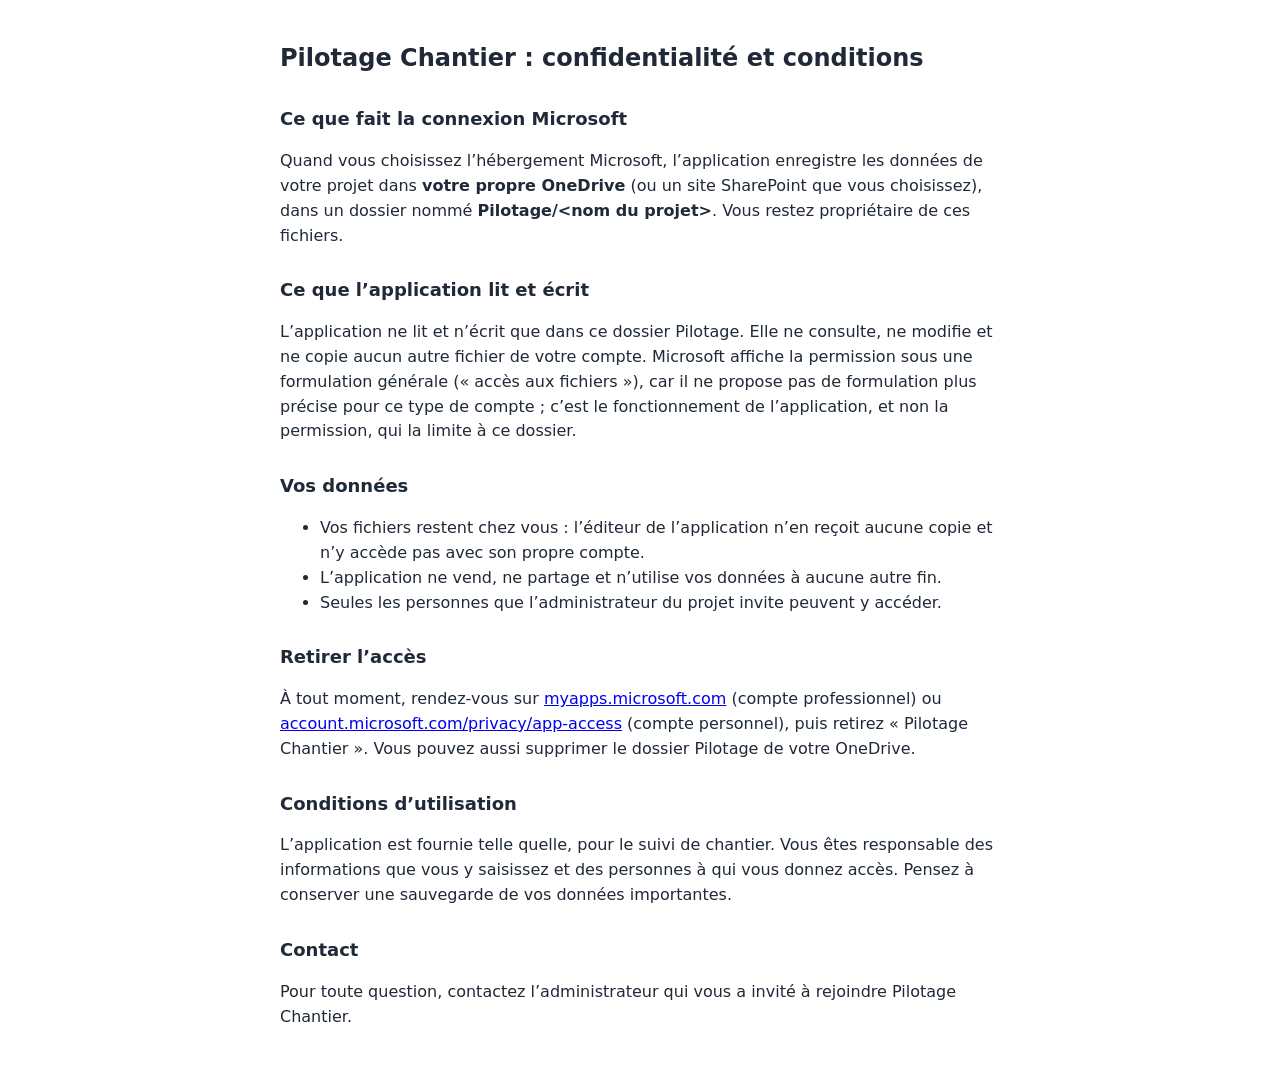
<file: confidentialite.html>
<!doctype html><html lang="fr"><head><meta charset="utf-8"><meta name="viewport" content="width=device-width,initial-scale=1"><title>Pilotage Chantier – Confidentialité et conditions</title>
<style>body{font:16px/1.55 system-ui,Arial,sans-serif;max-width:720px;margin:0 auto;padding:24px 16px;color:#1f2937}h1{font-size:24px}h2{font-size:18px;margin-top:28px}</style></head><body>
<h1>Pilotage Chantier : confidentialité et conditions</h1>
<h2>Ce que fait la connexion Microsoft</h2>
<p>Quand vous choisissez l’hébergement Microsoft, l’application enregistre les données de votre projet dans <b>votre propre OneDrive</b> (ou un site SharePoint que vous choisissez), dans un dossier nommé <b>Pilotage/&lt;nom du projet&gt;</b>. Vous restez propriétaire de ces fichiers.</p>
<h2>Ce que l’application lit et écrit</h2>
<p>L’application ne lit et n’écrit que dans ce dossier Pilotage. Elle ne consulte, ne modifie et ne copie aucun autre fichier de votre compte. Microsoft affiche la permission sous une formulation générale (« accès aux fichiers »), car il ne propose pas de formulation plus précise pour ce type de compte ; c’est le fonctionnement de l’application, et non la permission, qui la limite à ce dossier.</p>
<h2>Vos données</h2>
<ul><li>Vos fichiers restent chez vous : l’éditeur de l’application n’en reçoit aucune copie et n’y accède pas avec son propre compte.</li>
<li>L’application ne vend, ne partage et n’utilise vos données à aucune autre fin.</li>
<li>Seules les personnes que l’administrateur du projet invite peuvent y accéder.</li></ul>
<h2>Retirer l’accès</h2>
<p>À tout moment, rendez-vous sur <a href="https://myapps.microsoft.com">myapps.microsoft.com</a> (compte professionnel) ou <a href="https://account.microsoft.com/privacy/app-access">account.microsoft.com/privacy/app-access</a> (compte personnel), puis retirez « Pilotage Chantier ». Vous pouvez aussi supprimer le dossier Pilotage de votre OneDrive.</p>
<h2>Conditions d’utilisation</h2>
<p>L’application est fournie telle quelle, pour le suivi de chantier. Vous êtes responsable des informations que vous y saisissez et des personnes à qui vous donnez accès. Pensez à conserver une sauvegarde de vos données importantes.</p>
<h2>Contact</h2>
<p>Pour toute question, contactez l’administrateur qui vous a invité à rejoindre Pilotage Chantier.</p>
</body></html>
</file>
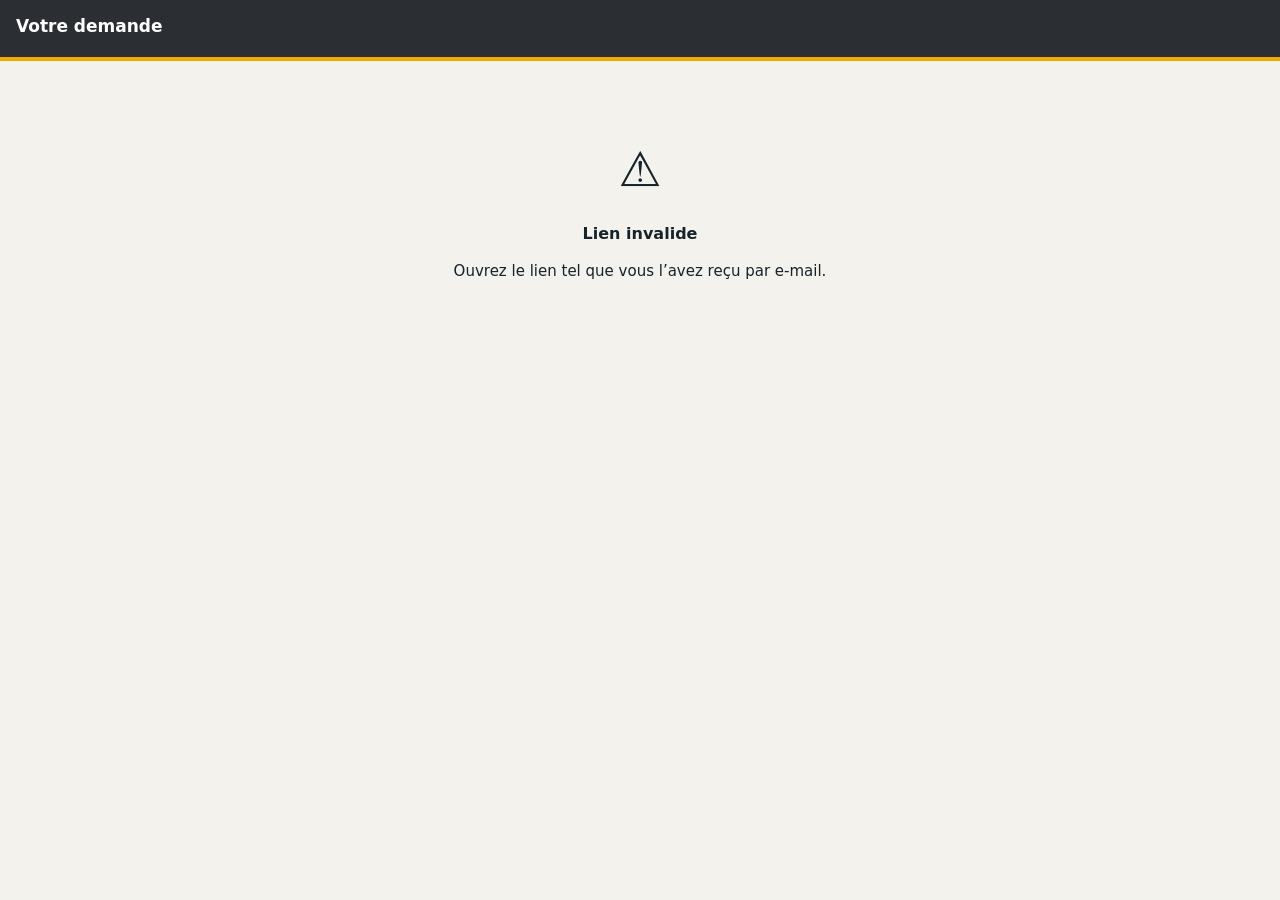
<file: demande.html>
<!doctype html><html lang="fr"><head><meta charset="utf-8"><meta name="viewport" content="width=device-width,initial-scale=1,viewport-fit=cover"><meta name="robots" content="noindex"><title>Votre demande</title>
<style>
:root{--ink:#16232B;--amb:#F2A900;--bg:#f4f2ec;--line:#d8d3c8}
*{box-sizing:border-box} body{margin:0;background:var(--bg);color:var(--ink);font:15px/1.45 'Space Grotesk',system-ui,-apple-system,sans-serif;padding-bottom:110px}
.top{background:#2B2F33;color:#fff;padding:14px 16px;border-bottom:4px solid var(--amb)} .top b{font-size:17px} .top p{margin:4px 0 0;color:#d5d9dc;font-size:14px}
main{max-width:860px;margin:0 auto;padding:14px 14px 0} h2{font-size:16px;margin:18px 0 8px}
.card{background:#fff;border:1px solid var(--line);border-radius:12px;padding:12px 14px;margin:10px 0}
label{display:flex;flex-direction:column;gap:3px;font-weight:600;font-size:13px;margin:8px 0} input,select,textarea{font:inherit;padding:9px 10px;border:1px solid #bbb;border-radius:8px;background:#fff;width:100%}
.r{display:grid;grid-template-columns:repeat(auto-fit,minmax(140px,1fr));gap:8px}
.chips{display:flex;gap:6px;flex-wrap:wrap;margin:6px 0} .chips button{padding:7px 14px;border-radius:999px;border:1px solid var(--ink);background:#fff;font:600 14px inherit;cursor:pointer} .chips button.on{background:var(--ink);color:#fff}
.hint{font-size:13px;color:#5b6770;margin:6px 0}
.pl{position:relative;line-height:0;border:1px solid var(--line);border-radius:10px;overflow:hidden;background:#fff;cursor:crosshair;user-select:none;-webkit-user-select:none;touch-action:manipulation} .pl img{width:100%;display:block;pointer-events:none} .pl svg{position:absolute;inset:0;width:100%;height:100%;pointer-events:none} .pl polygon{fill:rgba(242,169,0,.14);stroke:var(--amb);stroke-width:1.5;vector-effect:non-scaling-stroke}
.dot{position:absolute;transform:translate(-50%,-50%);min-width:32px;height:32px;padding:0 8px;border-radius:16px;background:var(--ink);color:#fff;border:2px solid var(--amb);font:700 15px/28px inherit;text-align:center;cursor:pointer;box-shadow:0 2px 6px rgba(0,0,0,.35);-webkit-touch-callout:none}
.mode{display:flex;gap:6px;margin:8px 0} .mode button{flex:1;padding:10px;border-radius:10px;border:1px solid var(--ink);background:#fff;font:700 15px inherit;cursor:pointer} .mode button.on{background:var(--ink);color:#fff}
.sum{font-size:14px} .sum b{font-size:16px}
.bar{position:fixed;left:0;right:0;bottom:0;background:#fff;border-top:1px solid var(--line);padding:10px 14px calc(10px + env(safe-area-inset-bottom,0px));display:flex;gap:10px;align-items:center;justify-content:space-between;z-index:5}
.bar .t{font-size:14px} .go{padding:13px 20px;border-radius:12px;border:0;background:var(--amb);color:var(--ink);font:700 16px inherit;cursor:pointer} .go[disabled]{opacity:.45;cursor:default}
.ov{position:fixed;inset:0;background:rgba(0,0,0,.5);display:flex;align-items:center;justify-content:center;padding:18px;z-index:20} .ov .bx{background:#fff;border-radius:14px;padding:18px;max-width:420px;width:100%} .ov .bx h3{margin:0 0 8px} .ov .row{display:flex;gap:8px;justify-content:flex-end;margin-top:14px} .ov button{padding:11px 16px;border-radius:10px;border:1px solid var(--ink);background:#fff;font:600 15px inherit;cursor:pointer} .ov button.p{background:var(--amb);border-color:var(--amb)}
.pj{display:flex;flex-direction:column;gap:6px;margin:8px 0} .pj .it{display:flex;align-items:center;gap:8px;padding:8px 10px;border:1px solid var(--line);border-radius:10px;font-size:14px} .pj .it span{flex:1;min-width:0;overflow:hidden;text-overflow:ellipsis;white-space:nowrap} .pj .it button{border:0;background:none;font-size:18px;cursor:pointer;padding:0 6px}
.msb{display:flex;align-items:center;justify-content:center;gap:8px;width:100%;padding:12px;border-radius:12px;border:1.5px solid var(--ink);background:#fff;font:700 15px inherit;cursor:pointer}
.fb{max-width:560px!important;max-height:86vh;display:flex;flex-direction:column} .fb .ls{overflow:auto;border:1px solid var(--line);border-radius:10px;margin:8px 0;min-height:160px} .fb .ls button{display:flex;gap:8px;align-items:center;width:100%;text-align:left;padding:11px 12px;border:0;border-bottom:1px solid #eee;background:#fff;font:inherit;cursor:pointer} .fb .tabs{display:flex;gap:6px} .fb .tabs button{flex:1;padding:9px;border-radius:10px;border:1px solid var(--ink);background:#fff;font:600 14px inherit;cursor:pointer} .fb .tabs button.on{background:var(--ink);color:#fff} .fb .cr{font-size:13px;color:#5b6770;margin-top:6px;word-break:break-word}
.msg{max-width:520px;margin:60px auto;text-align:center;padding:0 18px} .msg .big{font-size:48px}
.dot.sel{background:#2D7CD6;border-color:#fff}
.mk{fill:rgba(45,124,214,.28);stroke:#2D7CD6;stroke-width:1.5;vector-effect:non-scaling-stroke} circle.mk{stroke-width:2}
.mkd{fill:none;stroke:#2D7CD6;stroke-width:1.5;stroke-dasharray:6 4;vector-effect:non-scaling-stroke} circle.mkd{fill:#2D7CD6;stroke:none}
.msnbox{margin:8px 0;padding:10px 12px;border:1px solid #cfe0f2;background:#eef5fc;border-radius:10px;font-size:13.5px}
.msnbox .row2{display:flex;flex-wrap:wrap;gap:6px;margin-top:8px}
.msnbox button{border:1px solid #2D7CD6;background:#fff;color:#1f5ea8;border-radius:16px;padding:7px 12px;font:600 13.5px inherit;cursor:pointer}
.msnbox button.on{background:#2D7CD6;color:#fff}
.msnbox button[data-mdone]{border-color:#2e9e4f;color:#1f7a3a} .msnbox button[data-mcancel]{border-color:#B4432D;color:#B4432D}
.malist{display:flex;flex-wrap:wrap;gap:6px;margin-top:8px}
.maopt{border:1px solid #bbb;background:#fff;border-radius:16px;padding:9px 14px;font:inherit;cursor:pointer}
</style></head><body>
<div class="top"><b id="ttl">Votre demande</b><p id="sub"></p></div>
<main id="app"><p class="hint">Chargement…</p></main>
<script src="config.js"></script>
<script src="vendor/msal-browser.min.js"></script>
<script>
(function(){
  const cfg=window.PILOTAGE_CONFIG||{}, T=new URLSearchParams(location.search).get('t')||'', API=(cfg.url||'')+'/functions/v1/demande-client';
  const $=id=>document.getElementById(id), app=$('app');
  const esc=t=>String(t==null?'':t).replace(/[&<>"]/g,c=>({'&':'&amp;','<':'&lt;','>':'&gt;','"':'&quot;'}[c]));
  const uid=()=>'p'+Date.now().toString(36)+Math.random().toString(36).slice(2,6);
  const today=()=>{ const d=new Date(); return d.getFullYear()+'-'+String(d.getMonth()+1).padStart(2,'0')+'-'+String(d.getDate()).padStart(2,'0'); };
  const TYPES=['Nettoyage','Logistique','Gardiennage','Homme trafic','Autre'], URG=['Normale','Haute','Urgente'];
  let D=null, rep=[], sign=1, lvl='', F={}, PJS=[];
  let missionMode=false, missionAsked=false, mSel=null, mTool='pt', mPts=[];
  const hdr=h=>fetch(API+h,{headers:{apikey:cfg.anonKey||''}});
  const fin=(big,t,p)=>{ app.innerHTML='<div class="msg"><div class="big">'+big+'</div><h2>'+esc(t)+'</h2><p>'+esc(p||'')+'</p></div>'; const b=document.querySelector('.bar'); if(b) b.remove(); };
  if(!/^[A-Za-z0-9_-]{24,64}$/.test(T)) return fin('⚠️','Lien invalide','Ouvrez le lien tel que vous l’avez reçu par e-mail.');
  hdr('?t='+encodeURIComponent(T)).then(r=>r.json().then(j=>({ok:r.ok,j}))).then(({ok,j})=>{
    if(!ok||!j.ok) return fin('⚠️',j&&j.error==='lien expiré'?'Lien expiré':'Lien introuvable',(j&&j.error)||'Demandez un nouveau lien à votre contact.');
    if(j.statut!=='envoye') return fin('✅','Demande déjà clôturée','Merci : votre demande a bien été transmise.');
    D=j; start();
  }).catch(()=>fin('⚠️','Connexion impossible','Vérifiez votre réseau puis rechargez la page.'));
  function start(){
    const av=D.type==='avenant', s=D.snapshot||{}, plans=s.plans||[];
    $('ttl').textContent=av?'Modifier votre demande':'Votre demande'; $('sub').textContent=(D.responsable?D.responsable+', responsable opérationnel, vous invite à '+(av?'modifier':'formaliser')+' votre demande.':'')+(D.projet?' Projet : '+D.projet+'.':'');
    if(av&&Array.isArray(s.repart)) rep=s.repart.map(r=>Object.assign({},r));
    const lv=[...new Set(plans.map(p=>p.niveau))]; lvl=lv[0]||'';
    F=av?{}:{societe:D.societe||'',site:s.site||'',type:'Nettoyage',urgence:'Normale',debut:today(),fin:today(),hDebut:'08:00',hFin:'16:00',desc:''};
    let h='';
    if(!av) h+='<div class="card"><h2 style="margin-top:0">Votre demande</h2><label>Société / client<input id="fSoc" value="'+esc(F.societe)+'"></label><label>Site / adresse d’intervention<input id="fSite" value="'+esc(F.site)+'" placeholder="ex. Entrepôt Nord, 12 rue des Lilas"></label>'
      +'<div class="r"><label>Prestation<select id="fTy">'+TYPES.map(t=>'<option>'+t+'</option>').join('')+'</select></label><label>Urgence<select id="fUr">'+URG.map(t=>'<option>'+t+'</option>').join('')+'</select></label></div>'
      +'<div class="r"><label>Du<input type="date" id="fDe" value="'+F.debut+'"></label><label>Au<input type="date" id="fFi" value="'+F.fin+'"></label><label>De<input type="time" id="fHd" value="08:00"></label><label>À<input type="time" id="fHf" value="16:00"></label></div>'
      +'<label>Description / consignes<textarea id="fDs" rows="3" placeholder="Nature des tâches, accès, matériel, risques…"></textarea></label>'
      +(cfg.msClientId&&window.msal?'<div style="margin-top:10px"><b style="font-size:13px">Plans</b><div class="pj" id="pjL"></div><button type="button" class="msb" id="msB">📎 Joindre un plan depuis mon espace Microsoft (OneDrive / SharePoint)</button></div>':'')+'</div>';
    else h+='<div class="card"><b>Plan validé</b><p class="hint">Touchez le plan pour <b>ajouter</b> une personne, appuyez longuement sur une pastille pour en <b>retirer</b> une. Puis clôturez la modification.</p></div>';
    h+='<h2>Personnes demandées</h2>'+(plans.length?'<div class="chips" id="lv">'+lv.map(l=>'<button type="button" data-l="'+esc(l)+'" class="'+(l===lvl?'on':'')+'">'+esc(l)+'</button>').join('')+'</div>'
      +'<div class="mode"><button type="button" id="mP" class="on">＋ Ajouter</button><button type="button" id="mM">－ Retirer</button></div><div class="hint">Touchez le plan : une pastille = 1 personne. Touchez une pastille pour en ajouter ; appui long (ou mode « Retirer ») pour en enlever.</div><div id="st"></div><div id="msnBox" class="msnbox" hidden></div>'
      :'<div class="card"><label>Nombre de personnes demandées<input type="number" id="fNb" min="1" value="1"></label><p class="hint">Précisez les lieux et consignes dans la description : votre contact placera les personnes sur le plan.</p></div>')
      +'<div class="card sum" id="sum"></div>';
    app.innerHTML=h;
    app.insertAdjacentHTML('afterend','<div class="bar"><div class="t" id="tot"></div><button class="go" id="go" disabled>'+(av?'Clôturer la modification':'Clôturer ma demande')+'</button></div>');
    app.querySelectorAll('#lv button').forEach(b=>b.onclick=()=>{ lvl=b.dataset.l; app.querySelectorAll('#lv button').forEach(x=>x.classList.toggle('on',x===b)); if(missionMode){ mSel=null; mPts=[]; paintMsn(); } draw(); });
    const mP=$('mP'), mM=$('mM'); if(mP){ mP.onclick=()=>{ sign=1; mP.classList.add('on'); mM.classList.remove('on'); }; mM.onclick=()=>{ sign=-1; mM.classList.add('on'); mP.classList.remove('on'); }; }
    const msB=$('msB'); if(msB) msB.onclick=msIntro;
    app.querySelectorAll('input,select,textarea').forEach(e=>e.oninput=()=>{ if(noPlan()) draw(); check(); }); $('go').onclick=goClick; draw(); check();
  }
  function goClick(){ if(!noPlan()&&rep.length&&!missionAsked){ missionAsked=true; askMissionMode(confirmClose); } else confirmClose(); }
  /* ----- Missions : le client marque sur le plan ce que chaque nettoyeur déjà positionné doit faire ----- */
  function askMissionMode(next){
    const o=document.createElement('div'); o.className='ov';
    o.innerHTML='<div class="bx"><h3>Voulez-vous assigner des missions au nettoyeur ?</h3><p>Pour chaque nettoyeur déjà positionné sur le plan, vous pourrez indiquer un point ou une zone et ce qu’il doit y faire.</p><div class="row"><button type="button" id="no">Non</button><button type="button" class="p" id="yes">Oui</button></div></div>';
    document.body.appendChild(o);
    o.querySelector('#no').onclick=()=>{ o.remove(); next(); };
    o.querySelector('#yes').onclick=()=>{ o.remove(); enterMissionMode(); };
  }
  function enterMissionMode(){
    missionMode=true; mSel=null; mTool='pt'; mPts=[];
    const mP=$('mP'), mM=$('mM'); if(mP) mP.hidden=true; if(mM) mM.hidden=true;
    const go=$('go'); if(go){ go.textContent='✓ Terminer les missions'; go.onclick=()=>{
      missionMode=false; mSel=null; mPts=[]; if(mP) mP.hidden=false; if(mM) mM.hidden=false;
      go.textContent=(D.type==='avenant'?'Clôturer la modification':'Clôturer ma demande'); go.onclick=goClick; draw(); paintMsn(); confirmClose(); }; }
    paintMsn(); draw();
  }
  function paintMsn(){
    const box=$('msnBox'); if(!box) return;
    if(!missionMode){ box.hidden=true; return; } box.hidden=false;
    if(!mSel){ box.innerHTML='<b>🧭 Mode mission</b><br>Touchez un nettoyeur sur le plan pour lui assigner une mission.'; return; }
    const nm=(mSel.zone?mSel.zone+' · ':'')+(mSel.niveau||'');
    box.innerHTML='<b>'+esc(nm||'Agent')+'</b> — '+(mTool==='pt'?'touchez le plan pour poser le point de mission.':'touchez le plan pour tracer la zone ('+mPts.length+' point(s)).')
      +'<div class="row2">'
      +'<button type="button" data-mt="pt" class="'+(mTool==='pt'?'on':'')+'">📍 Point</button>'
      +'<button type="button" data-mt="zone" class="'+(mTool==='zone'?'on':'')+'">✏️ Zone</button>'
      +(mTool==='zone'&&mPts.length>2?'<button type="button" data-mdone>✓ Terminer la zone</button>':'')
      +'<button type="button" data-mcancel>Annuler</button>'
      +'</div>';
    box.querySelector('[data-mt="pt"]').onclick=()=>{ mTool='pt'; mPts=[]; paintMsn(); draw(); };
    box.querySelector('[data-mt="zone"]').onclick=()=>{ mTool='zone'; mPts=[]; paintMsn(); draw(); };
    const bd=box.querySelector('[data-mdone]'); if(bd) bd.onclick=()=>{ const pts=mPts.slice(), sel=mSel; missionActionPicker(a=>{ sel.missions=sel.missions||[]; sel.missions.push({id:uid(),type:'zone',pts,action:a}); mSel=null; mPts=[]; mTool='pt'; draw(); paintMsn(); check(); }); };
    box.querySelector('[data-mcancel]').onclick=()=>{ mSel=null; mPts=[]; mTool='pt'; draw(); paintMsn(); };
  }
  function missionTap(e,box){
    const dt=e.target.closest('.dot');
    if(dt){ const r=rep[+dt.dataset.i]; mSel=(mSel===r)?null:r; mPts=[]; mTool='pt'; paintMsn(); draw(); return; }
    if(!mSel) return;
    const b=box.getBoundingClientRect(), x=+((e.clientX-b.left)/b.width).toFixed(4), y=+((e.clientY-b.top)/b.height).toFixed(4); if(x<0||x>1||y<0||y>1) return;
    if(mTool==='pt'){ const sel=mSel; missionActionPicker(a=>{ sel.missions=sel.missions||[]; sel.missions.push({id:uid(),type:'pt',x,y,action:a}); mSel=null; mPts=[]; draw(); paintMsn(); check(); }); return; }
    mPts.push([x,y]); paintMsn(); draw();
  }
  function missionActionPicker(cb){
    const lib=((D.snapshot&&D.snapshot.missionActions)&&D.snapshot.missionActions.length)?D.snapshot.missionActions:['Nettoyer','Évacuer les déchets','Assurer le flux logistique','Dépoussiérer','Nettoyer les vitres'];
    const o=document.createElement('div'); o.className='ov';
    o.innerHTML='<div class="bx"><h3>Quelle est votre demande dans cette zone ?</h3><div class="malist">'+lib.map(a=>'<button type="button" class="maopt" data-ma="'+esc(a)+'">'+esc(a)+'</button>').join('')+'</div>'
      +'<div class="r" style="margin-top:10px"><input id="maNew" placeholder="Autre action…" style="flex:1"><button type="button" id="maAdd">Ajouter</button></div>'
      +'<div class="row" style="margin-top:12px"><button type="button" id="maX">Annuler</button></div></div>';
    document.body.appendChild(o);
    o.querySelector('#maX').onclick=()=>o.remove();
    o.querySelectorAll('[data-ma]').forEach(b=>b.onclick=()=>{ const a=b.dataset.ma; o.remove(); cb(a); });
    o.querySelector('#maAdd').onclick=()=>{ const v=(o.querySelector('#maNew').value||'').trim(); if(!v) return; D.snapshot=D.snapshot||{}; D.snapshot.missionActions=D.snapshot.missionActions||[]; if(!D.snapshot.missionActions.includes(v)) D.snapshot.missionActions.push(v); o.remove(); cb(v); };
  }
  /* ----- Plans joints depuis l'espace Microsoft du client : seul le lien du document choisi est transmis ----- */
  let msApp=null, msAcct=null; const GRAPH='https://graph.microsoft.com/v1.0', MS_SCOPES=['Files.Read.All'];
  function pjDraw(){ const l=$('pjL'); if(!l) return; l.innerHTML=PJS.map((x,i)=>'<div class="it">📄 <span>'+esc(x.nom)+'</span><button type="button" data-i="'+i+'" aria-label="Retirer">✕</button></div>').join(''); l.querySelectorAll('button').forEach(b=>b.onclick=()=>{ PJS.splice(+b.dataset.i,1); pjDraw(); }); }
  function msIntro(){ const o=document.createElement('div'); o.className='ov';
    o.innerHTML='<div class="bx"><h3>Connexion à votre espace Microsoft</h3><p>Vous allez vous connecter à votre espace Microsoft (OneDrive / SharePoint) : vous serez redirigé vers Microsoft pour vous identifier, puis vous choisirez vos documents.</p><p><b>Been11 n’a pas accès à votre espace ni à vos autres fichiers.</b> Seul le lien du document que vous choisissez est transmis à votre contact. Vous restez le seul à gérer vos données et leurs droits d’accès.</p><div class="row"><button type="button" id="no">Annuler</button><button type="button" class="p" id="yes">Continuer vers Microsoft</button></div><p class="hint" id="msE"></p></div>';
    document.body.appendChild(o); o.querySelector('#no').onclick=()=>o.remove();
    o.querySelector('#yes').onclick=async()=>{ const b=o.querySelector('#yes'); b.disabled=true; b.textContent='Connexion…';
      try{ if(!msApp){ msApp=new msal.PublicClientApplication({auth:{clientId:cfg.msClientId,authority:'https://login.microsoftonline.com/'+(cfg.msTenant||'common'),redirectUri:cfg.msRedirect||(location.origin+location.pathname.replace(/[^/]*$/,''))},cache:{cacheLocation:'sessionStorage'}}); await msApp.initialize(); }
        msAcct=(await msApp.loginPopup({scopes:MS_SCOPES,prompt:'select_account'})).account; o.remove(); msBrowse(); }
      catch(e){ b.disabled=false; b.textContent='Continuer vers Microsoft'; o.querySelector('#msE').textContent='Connexion impossible : '+((e&&e.message)||'annulée'); } }; }
  async function msTok(){ const rq={scopes:MS_SCOPES,account:msAcct}; try{ return (await msApp.acquireTokenSilent(rq)).accessToken; }catch(e){ return (await msApp.acquireTokenPopup(rq)).accessToken; } }
  async function msGet(path){ const r=await fetch(path.startsWith('http')?path:GRAPH+path,{headers:{Authorization:'Bearer '+await msTok()}}); if(!r.ok) throw new Error('Microsoft '+r.status); return r.json(); }
  function msBrowse(){ const o=document.createElement('div'); o.className='ov'; let tab='me', stack=[];
    o.innerHTML='<div class="bx fb"><h3>Choisir un plan</h3><div class="tabs"><button type="button" data-tb="me" class="on">Mon OneDrive</button><button type="button" data-tb="sh">Partagés avec moi</button></div><div class="cr" id="fbC"></div><div class="ls" id="fbL"></div><div class="row"><button type="button" id="fbX">Terminer</button></div></div>';
    document.body.appendChild(o); o.querySelector('#fbX').onclick=()=>o.remove();
    const L=o.querySelector('#fbL'), C=o.querySelector('#fbC');
    const load=async()=>{ L.innerHTML='<p class="hint" style="padding:12px">Chargement…</p>'; const cur=stack[stack.length-1];
      C.textContent=(tab==='me'?'Mon OneDrive':'Partagés avec moi')+stack.map(x=>' › '+x.nom).join('');
      try{ const sel='?$select=id,name,size,webUrl,folder,file,remoteItem,parentReference&$top=200';
        const j=await msGet(cur?'/drives/'+cur.drive+'/items/'+cur.id+'/children'+sel:(tab==='me'?'/me/drive/root/children'+sel:'/me/drive/sharedWithMe'+sel));
        const it=(j.value||[]).map(v=>{ const r=v.remoteItem||v; return {nom:v.name||r.name,id:r.id,drive:(r.parentReference&&r.parentReference.driveId)||'',dossier:!!(r.folder||v.folder),url:r.webUrl||v.webUrl||'',taille:r.size||v.size||0}; }).sort((a,b)=>(b.dossier-a.dossier)||a.nom.localeCompare(b.nom));
        L.innerHTML=(stack.length?'<button type="button" data-up>‹ Retour</button>':'')+(it.length?it.map((x,i)=>'<button type="button" data-i="'+i+'">'+(x.dossier?'📁':'📄')+' <span>'+esc(x.nom)+'</span></button>').join(''):'<p class="hint" style="padding:12px">Aucun document ici.</p>');
        const up=L.querySelector('[data-up]'); if(up) up.onclick=()=>{ stack.pop(); load(); };
        L.querySelectorAll('[data-i]').forEach(b=>b.onclick=()=>{ const x=it[+b.dataset.i]; if(x.dossier){ if(!x.drive){ return; } stack.push(x); load(); return; }
          if(!PJS.some(p=>p.url===x.url)) PJS.push({nom:x.nom,url:x.url,taille:x.taille}); pjDraw(); b.style.background='#fff7e0'; b.insertAdjacentText('beforeend',' ✓'); }); }
      catch(e){ L.innerHTML='<p class="hint" style="padding:12px">Lecture impossible : '+esc((e&&e.message)||'')+'</p>'; } };
    o.querySelectorAll('[data-tb]').forEach(b=>b.onclick=()=>{ tab=b.dataset.tb; stack=[]; o.querySelectorAll('[data-tb]').forEach(x=>x.classList.toggle('on',x===b)); load(); });
    load(); }
  const noPlan=()=>!((D&&D.snapshot&&D.snapshot.plans)||[]).length; const total=()=>noPlan()?Math.max(0,+(($('fNb')||{}).value)||0):rep.reduce((a,r)=>a+r.n,0);
  function inPoly(x,y,pts){ let c=false; for(let i=0,j=pts.length-1;i<pts.length;j=i++){ const xi=pts[i][0],yi=pts[i][1],xj=pts[j][0],yj=pts[j][1]; if(((yi>y)!==(yj>y))&&(x<(xj-xi)*(y-yi)/(yj-yi)+xi)) c=!c; } return c; }
  function draw(){
    const st=$('st'); if(st){ const s=D.snapshot||{}, pl=(s.plans||[]).filter(p=>p.niveau===lvl)[0];
      if(!pl){ st.innerHTML=''; } else {
        const zz=(s.zones||[]).filter(z=>z.planId===pl.id);
        const mkSvg=rep.filter(r=>r.planId===pl.id).map(r=>(r.missions||[]).map(m=>m.type==='pt'
            ?'<circle class="mk" cx="'+m.x+'" cy="'+m.y+'" r="0.013"/>'
            :(m.pts&&m.pts.length>2?'<polygon class="mk" points="'+m.pts.map(p=>p[0]+','+p[1]).join(' ')+'"/>':'')).join('')).join('');
        const liveSvg=(missionMode&&mSel&&mTool==='zone'&&mPts.length)?('<polyline class="mkd" points="'+mPts.map(p=>p[0]+','+p[1]).join(' ')+'"/>'+mPts.map(p=>'<circle class="mkd" cx="'+p[0]+'" cy="'+p[1]+'" r="0.009"/>').join('')):'';
        st.innerHTML='<div class="pl"><img src="'+esc(pl.src)+'" alt="'+esc(pl.nom)+'"><svg viewBox="0 0 1 1" preserveAspectRatio="none">'+zz.map(z=>'<polygon points="'+z.pts.map(q=>q[0]+','+q[1]).join(' ')+'"/>').join('')+mkSvg+liveSvg+'</svg>'
          +rep.filter(r=>r.planId===pl.id).map(r=>'<span class="dot'+(missionMode&&mSel===r?' sel':'')+'" data-i="'+rep.indexOf(r)+'" style="left:'+(r.x*100)+'%;top:'+(r.y*100)+'%">'+(missionMode?(mSel===r?'✓':((r.missions&&r.missions.length)||r.n)):r.n)+'</span>').join('')+'</div>';
        const box=st.firstChild; let tm=null, fired=false, down=null;
        const bump=(i,d)=>{ const r=rep[i]; if(!r) return; r.n+=d; if(r.n<=0) rep.splice(i,1); draw(); check(); };
        box.addEventListener('pointerdown',e=>{ if(missionMode) return; const dt=e.target.closest('.dot'); down=dt; fired=false; clearTimeout(tm); if(dt) tm=setTimeout(()=>{ fired=true; try{ navigator.vibrate&&navigator.vibrate(15); }catch(_){} bump(+dt.dataset.i,-1); },550); });
        box.addEventListener('pointerup',e=>{ if(missionMode){ missionTap(e,box); return; }
          clearTimeout(tm); if(fired) return; const dt=e.target.closest('.dot'); if(dt&&dt===down){ bump(+dt.dataset.i,sign); return; }
          if(dt||sign<0) return; const b=box.getBoundingClientRect(), x=+((e.clientX-b.left)/b.width).toFixed(4), y=+((e.clientY-b.top)/b.height).toFixed(4); const z=zz.find(q=>inPoly(x,y,q.pts)); rep.push({id:uid(),planId:pl.id,niveau:pl.niveau,zone:z?z.nom:'',x,y,n:1}); draw(); check(); });
        box.addEventListener('pointerleave',()=>clearTimeout(tm)); box.addEventListener('contextmenu',e=>e.preventDefault());
      } }
    const g={}; rep.forEach(r=>{ const k=(r.niveau||'—')+(r.zone?' · '+r.zone:''); g[k]=(g[k]||0)+r.n; });
    $('sum').innerHTML=noPlan()?'Nombre de personnes demandé : <b>'+total()+'</b>':rep.length?Object.keys(g).map(k=>'• '+esc(k)+' : <b>'+g[k]+'</b>').join('<br>')+'<br><b>Total : '+total()+' personne(s)</b>':'Aucune personne placée pour l’instant.';
    $('tot').textContent=total()+' personne(s)';
  }
  function val(id){ const e=$(id); return e?e.value.trim():''; }
  function check(){ const av=D.type==='avenant'; let ok=total()>0; if(!av){ ok=ok&&!!val('fSoc')&&!!val('fSite')&&!!val('fDe'); } $('go').disabled=!ok; }
  function confirmClose(){
    const av=D.type==='avenant'; const o=document.createElement('div'); o.className='ov';
    o.innerHTML='<div class="bx"><h3>Voulez-vous vraiment clôturer '+(av?'la modification de ':'')+'votre demande ?</h3><p>Elle sera envoyée à '+esc(D.responsable||'votre contact')+' ('+total()+' personne(s)). Vous ne pourrez plus la modifier.</p><div class="row"><button type="button" id="no">Non, revenir</button><button type="button" class="p" id="yes">Oui, clôturer</button></div></div>';
    document.body.appendChild(o); o.querySelector('#no').onclick=()=>o.remove();
    o.querySelector('#yes').onclick=async()=>{ const yb=o.querySelector('#yes'); yb.disabled=true; yb.textContent='Envoi…';
      const R={nb:total(),repart:noPlan()?[]:rep.map(r=>({id:r.id,planId:r.planId,niveau:r.niveau,zone:r.zone,x:r.x,y:r.y,n:r.n,missions:(r.missions&&r.missions.length)?r.missions:undefined}))};
      if(PJS.length) R.plansJoints=PJS.map(x=>({nom:x.nom,url:x.url,taille:x.taille}));
      if(!av) Object.assign(R,{societe:val('fSoc'),site:val('fSite'),type:val('fTy'),urgence:val('fUr'),debut:val('fDe'),fin:val('fFi')||val('fDe'),hDebut:val('fHd'),hFin:val('fHf'),desc:val('fDs')});
      try{ const r=await fetch(API,{method:'POST',headers:{'Content-Type':'application/json',apikey:cfg.anonKey||''},body:JSON.stringify({t:T,reponse:R})}); const j=await r.json().catch(()=>({})); o.remove();
        if(r.ok&&j.ok) fin('✅','Demande clôturée','Merci ! Votre demande a été envoyée à '+(D.responsable||'votre contact')+'.'); else alert((j&&j.error)||'Envoi impossible, réessayez.'); }
      catch(e){ o.remove(); alert('Envoi impossible : vérifiez votre réseau puis réessayez.'); } };
  }
})();
</script></body></html>
</file>
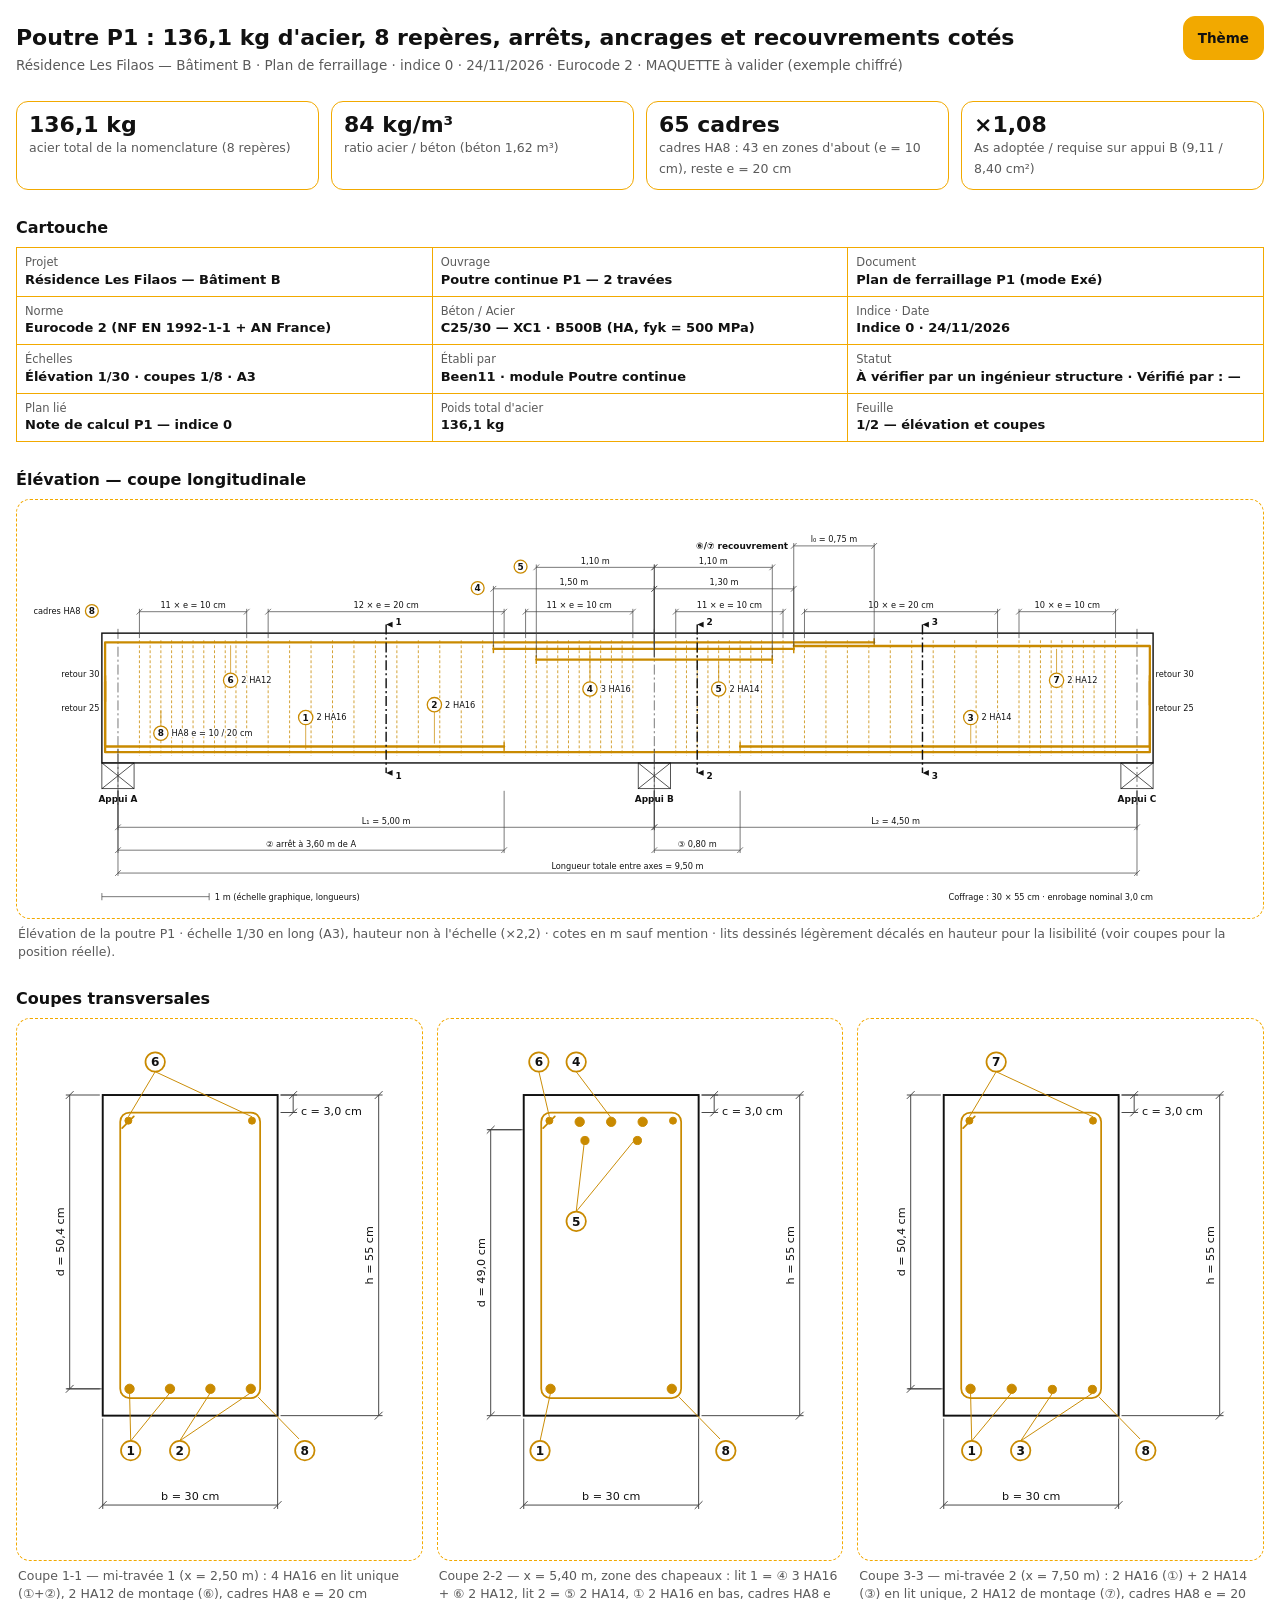
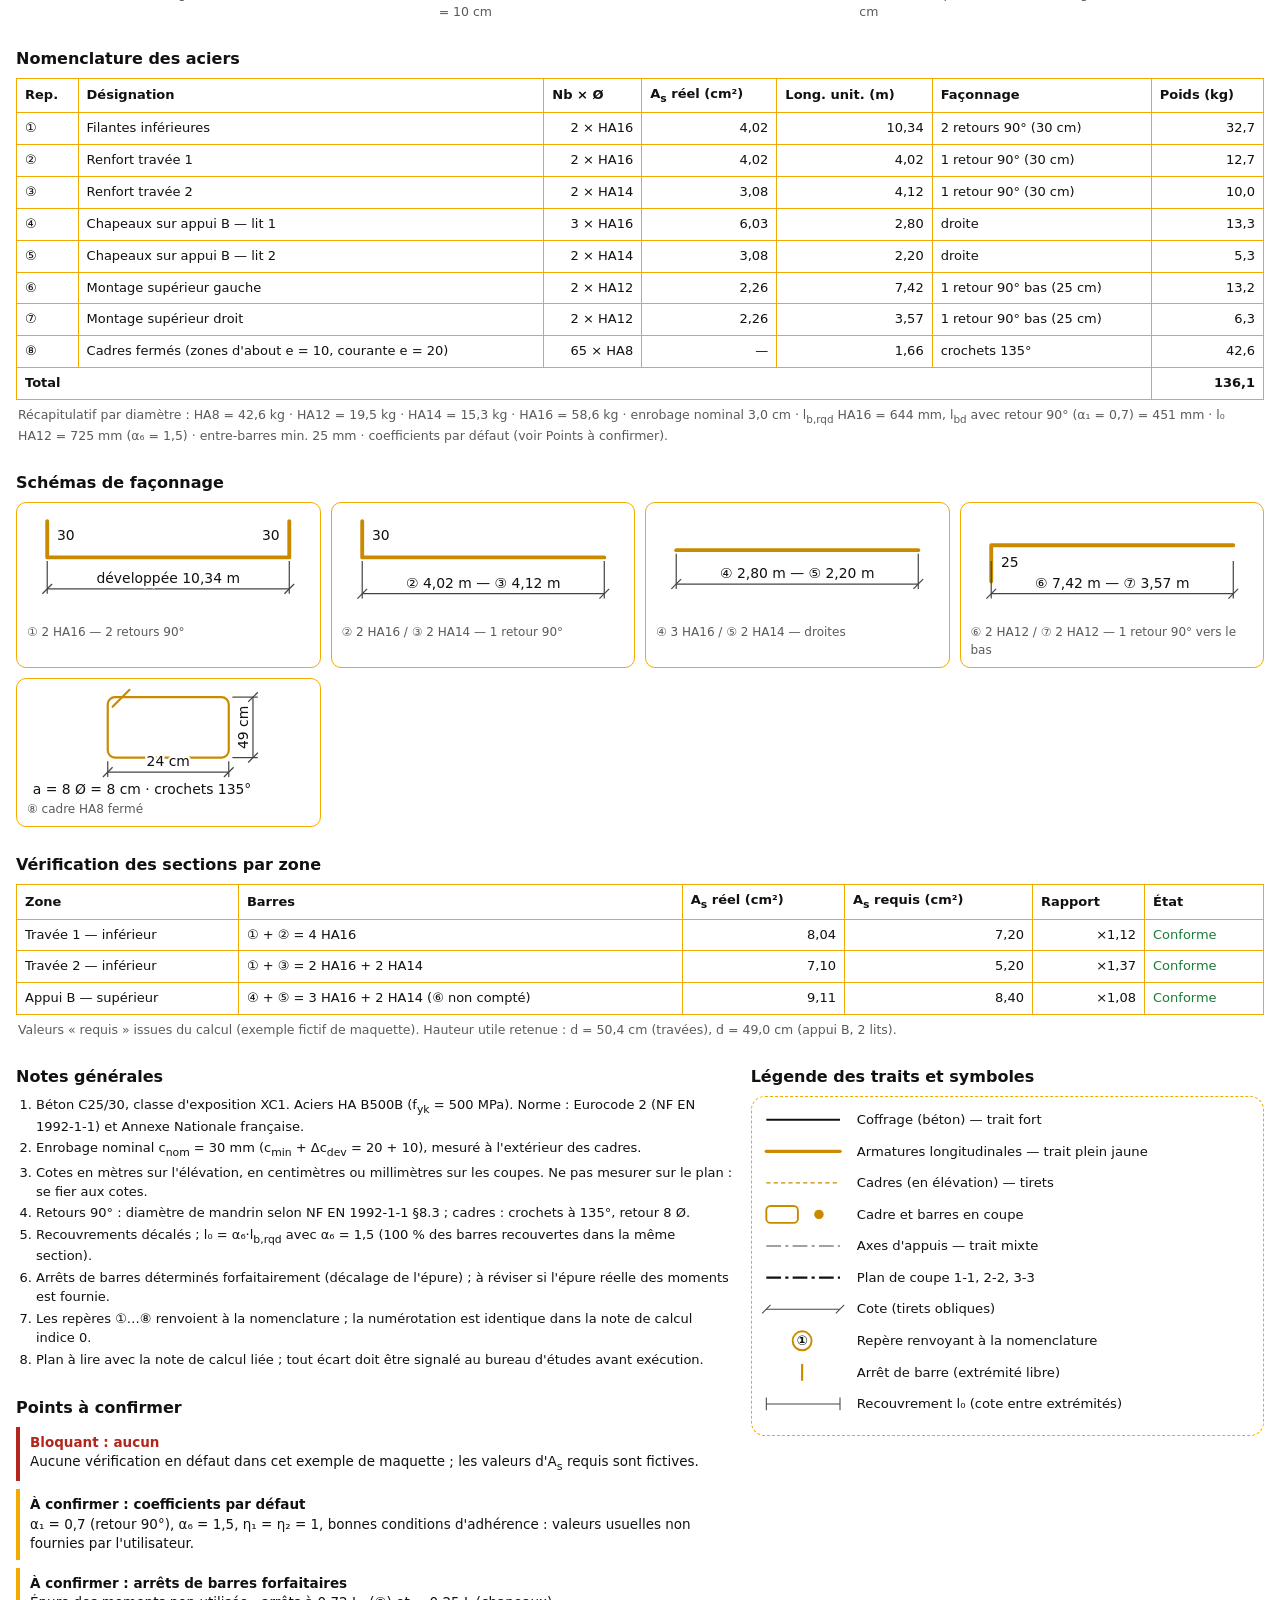
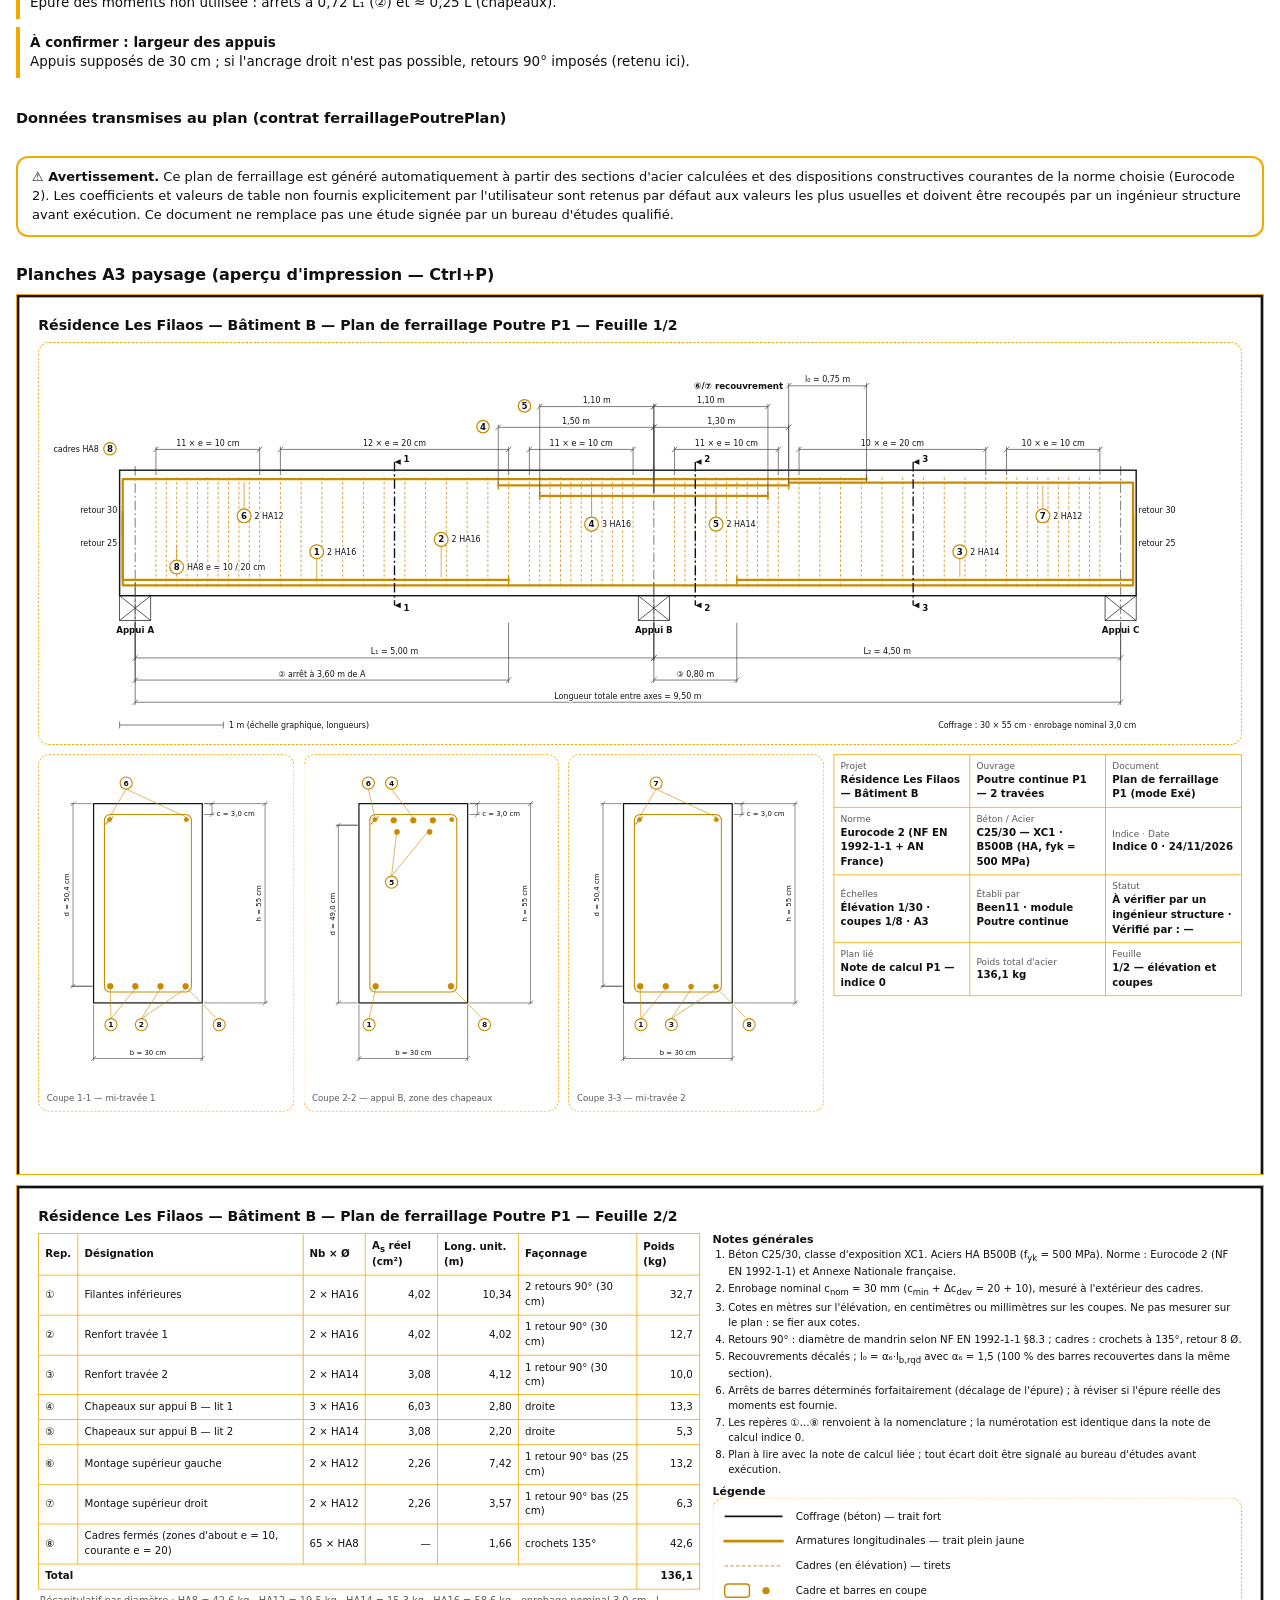
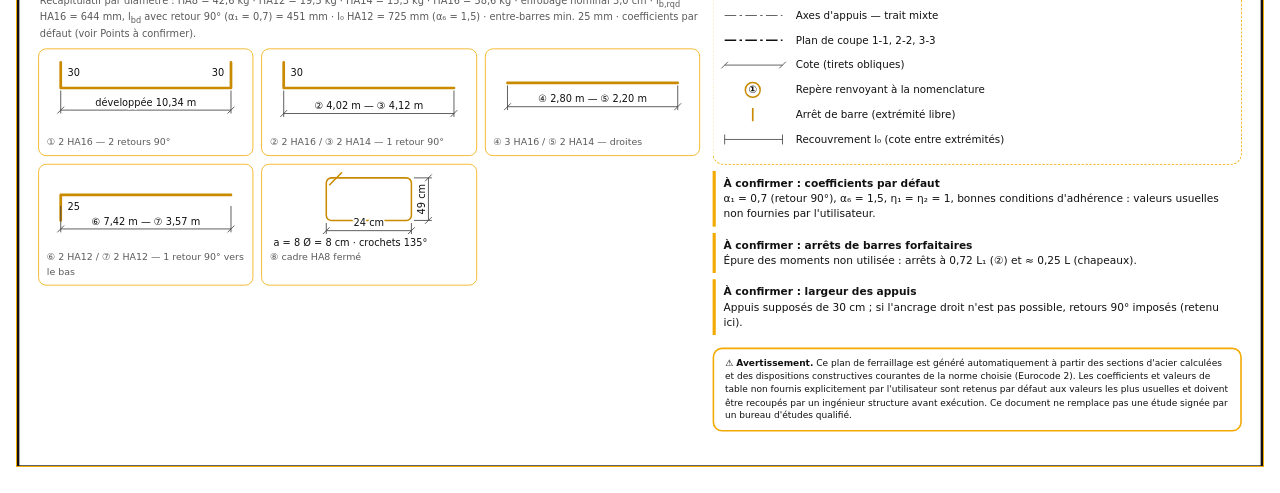
<file: maquettes/plan-ferraillage-poutre/plan-ferraillage-poutre.html>
<!doctype html>
<html lang="fr">
<head>
<meta charset="utf-8">
<meta name="viewport" content="width=device-width,initial-scale=1">
<title>Maquette — Plan de ferraillage Poutre P1</title>
<style>
:root{--bg:#fff;--ink:#111;--soft:#5a5a5a;--line:#F2A900;--acier:#C98A00;--beton:#111;--dim:#444;--warn:#B3261E;--ok:#1E7B3A;--card:#fff;--btn:#F2A900;--btnink:#111}
html[data-theme="sombre"]{--bg:#000;--ink:#FFE9A3;--soft:#C9B77A;--line:#8F7500;--acier:#FFC400;--beton:#FFE9A3;--dim:#D8C77F;--warn:#FF8A80;--ok:#7FD99A;--card:#0d0d0d;--btn:#FFC400;--btnink:#000}
*{box-sizing:border-box}
body{margin:0;background:var(--bg);color:var(--ink);font:400 14.5px/1.45 Inter,system-ui,-apple-system,Segoe UI,Roboto,sans-serif}
.page{max-width:1500px;margin:0 auto;padding:16px}
h1{font:700 22px/1.25 Inter,system-ui,sans-serif;margin:8px 0 4px}
h2{font:700 16px Inter,system-ui,sans-serif;margin:28px 0 10px}
.sub{color:var(--soft);font-size:13.5px;margin:0 0 14px}
.top{display:flex;justify-content:space-between;gap:12px;align-items:flex-start}
.tbtn{white-space:nowrap;min-height:44px;min-width:44px;padding:0 14px;border-radius:12px;border:1.5px solid var(--line);background:var(--btn);color:var(--btnink);font:600 13.5px Inter,system-ui,sans-serif;cursor:pointer}
.kpis{display:grid;grid-template-columns:repeat(4,1fr);gap:12px;margin:12px 0 18px}
.kpi{border:1.5px solid var(--line);border-radius:12px;padding:10px 12px}
.kpi b{display:block;font:700 22px Inter,system-ui,sans-serif}
.kpi span{font-size:12.5px;color:var(--soft)}
.draw{border:1.5px dashed var(--line);border-radius:14px;padding:8px;background:transparent}
.cap{font-size:12.5px;color:var(--soft);margin:6px 2px 0}
.scrollx{overflow-x:auto;-webkit-overflow-scrolling:touch}
.scrollx svg.elev{min-width:1100px}
svg{display:block;width:100%;height:auto}
.secs{display:grid;grid-template-columns:repeat(3,1fr);gap:14px}
table.g{border-collapse:collapse;width:100%;font-size:13px}
table.g th,table.g td{border:1px solid var(--line);padding:6px 8px;vertical-align:middle}
table.g th{text-align:left;font-weight:700}
table.g td.n{text-align:right;font-variant-numeric:tabular-nums;white-space:nowrap}
table.g tr.tot td{font-weight:700}
.cart td{width:33%}
.cart .k{font-size:11.5px;color:var(--soft);display:block}
.grid2{display:grid;grid-template-columns:1.4fr 1fr;gap:16px}
.pt{border-left:4px solid var(--line);padding:6px 10px;margin:8px 0;font-size:13.5px}
.pt.r{border-left-color:var(--warn)} .pt b{display:block}
.pt.r b{color:var(--warn)}
.warn{border:2px solid var(--line);border-radius:12px;padding:10px 14px;font-size:13px;margin:16px 0}
details{margin:10px 0} summary{cursor:pointer;min-height:44px;display:flex;align-items:center;font-weight:600}
pre{overflow:auto;font-size:11.5px;border:1px solid var(--line);border-radius:10px;padding:10px;max-height:340px}
ol.notes{margin:0;padding-left:20px;font-size:13px} ol.notes li{margin:3px 0}
.shapes{display:grid;grid-template-columns:repeat(auto-fill,minmax(250px,1fr));gap:10px}
.shape{border:1px solid var(--line);border-radius:10px;padding:6px}
.legsvg svg{max-width:400px}
.shape p{margin:2px 4px;font-size:12px;color:var(--soft)}
/* SVG classes */
.bet{fill:none;stroke:var(--beton);stroke-width:2}
.betf{fill:none;stroke:var(--beton);stroke-width:1}
.bar{fill:none;stroke:var(--acier);stroke-width:3.2;stroke-linecap:round;stroke-linejoin:round}
.cad{stroke:var(--acier);stroke-width:1.1;stroke-dasharray:4 3}
.cads{fill:none;stroke:var(--acier);stroke-width:1.8;stroke-linejoin:round;stroke-linecap:round}
.dot{fill:var(--acier);stroke:var(--acier);stroke-width:1}
.cote{stroke:var(--dim);stroke-width:1;fill:none}
.axe{stroke:var(--dim);stroke-width:1;stroke-dasharray:14 4 3 4;fill:none}
.coupe{stroke:var(--ink);stroke-width:2;stroke-dasharray:14 4 3 4;fill:none}
.t{fill:var(--ink);font:12.5px Inter,system-ui,sans-serif}
.ts{fill:var(--ink);font:11.5px Inter,system-ui,sans-serif}
.tb{fill:var(--ink);font:700 12.5px Inter,system-ui,sans-serif}
.halo{paint-order:stroke;stroke:var(--bg);stroke-width:4px;stroke-linejoin:round}
.bub{fill:var(--bg);stroke:var(--acier);stroke-width:1.8}
.lead{stroke:var(--acier);stroke-width:1;fill:none}
.tick{stroke:var(--acier);stroke-width:2}
/* planches A3 */
.sheetWrap{width:100%;overflow:hidden;position:relative;margin:10px 0;border:1px solid var(--line)}
.sheet{width:1587px;height:1123px;transform-origin:0 0;padding:24px;background:var(--bg);border:3px solid var(--ink);position:relative;display:flex;flex-direction:column;gap:12px}
.sheet h3{margin:0;font:700 18px Inter,system-ui,sans-serif}
.s1bot{display:grid;grid-template-columns:repeat(3,1fr) 520px;gap:12px;align-items:start}
.s2{display:grid;grid-template-columns:1.25fr 1fr;gap:16px;flex:1}
@media (max-width:900px){.kpis{grid-template-columns:repeat(2,1fr)}.secs{grid-template-columns:1fr}.grid2{grid-template-columns:1fr}h1{font-size:19px}table.g{font-size:12px}.nomscroll{overflow-x:auto}.cart,.cart tbody,.cart tr,.cart td{display:block;width:100%}.cart td{border-width:0 0 1px 0!important}}
@media print{@page{size:A3 landscape;margin:0}.page>*:not(.sheets){display:none!important}.page{padding:0;max-width:none}.sheets h2{display:none}.sheetWrap{border:0;margin:0;height:auto!important;overflow:visible}.sheet{transform:none!important;page-break-after:always;break-after:page;margin:0}.tbtn{display:none}}
</style>
</head>
<body>
<div class="page" id="page">
<div class="top">
 <div>
  <h1 id="titre"></h1>
  <p class="sub" id="soustitre"></p>
 </div>
 <button class="tbtn" id="theme" type="button" aria-label="Basculer clair / sombre">Thème</button>
</div>
<div class="kpis" id="kpis"></div>

<h2>Cartouche</h2>
<div id="cartouche"></div>

<h2>Élévation — coupe longitudinale</h2>
<div class="draw"><div class="scrollx"><div id="elev"></div></div></div>
<p class="cap">Élévation de la poutre P1 · échelle 1/30 en long (A3), hauteur non à l'échelle (×2,2) · cotes en m sauf mention · lits dessinés légèrement décalés en hauteur pour la lisibilité (voir coupes pour la position réelle).</p>

<h2>Coupes transversales</h2>
<div class="secs" id="secs"></div>

<h2>Nomenclature des aciers</h2>
<div class="nomscroll" id="nom"></div>

<h2>Schémas de façonnage</h2>
<div class="shapes" id="shapes"></div>

<h2>Vérification des sections par zone</h2>
<div class="nomscroll" id="verif"></div>

<div class="grid2">
 <div>
  <h2>Notes générales</h2>
  <ol class="notes" id="notes"></ol>
  <h2>Points à confirmer</h2>
  <div id="points"></div>
 </div>
 <div>
  <h2>Légende des traits et symboles</h2>
  <div class="draw legsvg" id="legende"></div>
</div></div>
<details><summary>Données transmises au plan (contrat ferraillagePoutrePlan)</summary><pre id="json"></pre></details>
<div class="warn" id="warn"></div>

<div class="sheets">
<h2>Planches A3 paysage (aperçu d'impression — Ctrl+P)</h2>
<div class="sheetWrap" id="w1"><div class="sheet" id="sh1"></div></div>
<div class="sheetWrap" id="w2"><div class="sheet" id="sh2"></div></div>
</div>
</div>

<script>
/* ============ DONNÉES (exemple chiffré cohérent — valeurs de calcul fictives) ============ */
const D={
 projet:'Résidence Les Filaos — Bâtiment B', ouvrage:'Poutre continue P1 (axes A – C)', norme:'Eurocode 2 (NF EN 1992-1-1 + AN France)',
 beton:'C25/30 — XC1', acier:'B500B (HA, fyk = 500 MPa)', date:'24/11/2026', indice:'0',
 b:30,h:55,cnom:30,øt:8, /* cm, cm, mm, mm */
 axes:[{id:'A',x:0},{id:'B',x:5},{id:'C',x:9.5}], larg:0.30, bx0:-0.15, bx1:9.65,
 travees:[{id:'T1',L:5.0,AsInfReq:7.20},{id:'T2',L:4.5,AsInfReq:5.20}], AsSupBReq:8.40,
 lbd16:451, lb16:644, l0_12:725,
 /* x en m depuis l'axe de l'appui A ; ret = retour 90° (m) */
 reps:[
  {rep:1,zone:'inf',nb:2,diam:16,x0:-0.12,x1:9.62,retG:0.30,retD:0.30,txt:'Filantes inférieures'},
  {rep:2,zone:'inf',nb:2,diam:16,x0:-0.12,x1:3.60,retG:0.30,retD:0,txt:'Renfort travée 1'},
  {rep:3,zone:'inf',nb:2,diam:14,x0:5.80,x1:9.62,retG:0,retD:0.30,txt:'Renfort travée 2'},
  {rep:4,zone:'sup',nb:3,diam:16,x0:3.50,x1:6.30,retG:0,retD:0,txt:'Chapeaux sur appui B — lit 1'},
  {rep:5,zone:'sup',nb:2,diam:14,x0:3.90,x1:6.10,retG:0,retD:0,txt:'Chapeaux sur appui B — lit 2'},
  {rep:6,zone:'sup',nb:2,diam:12,x0:-0.12,x1:7.05,retG:0.25,retD:0,txt:'Montage supérieur gauche'},
  {rep:7,zone:'sup',nb:2,diam:12,x0:6.30,x1:9.62,retG:0,retD:0.25,txt:'Montage supérieur droit'}
 ],
 cadres:{diam:8,zones:[
  {x0:0.20,esp:0.10,nb:11},{x0:1.40,esp:0.20,nb:12},{x0:3.80,esp:0.10,nb:11},
  {x0:5.20,esp:0.10,nb:11},{x0:6.40,esp:0.20,nb:10},{x0:8.40,esp:0.10,nb:10}]},
 recouvrements:[{x0:6.30,x1:7.05,rep:'6/7'}],
 coupes:[{n:1,x:2.5},{n:2,x:5.4},{n:3,x:7.5}]
};
const AS={8:0.503,12:1.13,14:1.54,16:2.01};
const wkg=d=>d*d*0.00617;
const fr=(v,n=2)=>v.toFixed(n).replace('.',',');
const CIRC=['⓪','①','②','③','④','⑤','⑥','⑦','⑧'];
D.reps.forEach(r=>{r.long=(r.x1-r.x0)+r.retG+r.retD; r.AsReel=r.nb*AS[r.diam]; r.poids=r.nb*r.long*wkg(r.diam);});
D.cadres.nb=D.cadres.zones.reduce((s,z)=>s+z.nb,0);
D.cadres.long=1.66; D.cadres.poids=D.cadres.nb*D.cadres.long*wkg(8);
D.poidsTotal=D.reps.reduce((s,r)=>s+r.poids,0)+D.cadres.poids;
D.vol=D.b/100*D.h/100*(D.bx1-D.bx0);
const R=n=>D.reps.find(r=>r.rep===n);
const AsT1=R(1).AsReel+R(2).AsReel, AsT2=R(1).AsReel+R(3).AsReel, AsB=R(4).AsReel+R(5).AsReel;
const poidsDiam={};D.reps.forEach(r=>poidsDiam[r.diam]=(poidsDiam[r.diam]||0)+r.poids);poidsDiam[8]=D.cadres.poids;

/* ============ HELPERS SVG ============ */
const tw=s=>String(s).length*6.4;
function hD(xa,xb,y,txt,fa,fb,o={}){ /* cote horizontale, px */
 const up=(fa!=null&&fa>y)?1:-1; /* sens des attaches : si l'objet est sous la cote (fa>y) attaches vers le bas */
 let s='';
 if(fa!=null) s+=`<line class="cote" x1="${xa}" y1="${fa+(fa>y?-3:3)}" x2="${xa}" y2="${y+(fa>y?-4:4)}"/>`;
 if(fb!=null) s+=`<line class="cote" x1="${xb}" y1="${fb+(fb>y?-3:3)}" x2="${xb}" y2="${y+(fb>y?-4:4)}"/>`;
 s+=`<line class="cote" x1="${xa}" y1="${y}" x2="${xb}" y2="${y}"/>`;
 [xa,xb].forEach(x=>s+=`<line class="cote" x1="${x-4}" y1="${y+4}" x2="${x+4}" y2="${y-4}"/>`);
 const w=tw(txt), len=Math.abs(xb-xa);
 if(len>=w+10) s+=`<text class="ts halo" x="${(xa+xb)/2}" y="${y-5}" text-anchor="middle">${txt}</text>`;
 else s+=`<text class="ts halo" x="${Math.max(xa,xb)+8}" y="${y-5}">${txt}</text>`;
 return s;
}
function vD(x,ya,yb,txt,xa,xb,o={}){ /* cote verticale */
 let s='';
 const dir=(xa!=null&&xa>x)?-1:1;
 if(xa!=null) s+=`<line class="cote" x1="${xa+(xa>x?-3:3)}" y1="${ya}" x2="${x+(xa>x?-4:4)}" y2="${ya}"/>`;
 if(xb!=null) s+=`<line class="cote" x1="${xb+(xb>x?-3:3)}" y1="${yb}" x2="${x+(xb>x?-4:4)}" y2="${yb}"/>`;
 s+=`<line class="cote" x1="${x}" y1="${ya}" x2="${x}" y2="${yb}"/>`;
 [ya,yb].forEach(y=>s+=`<line class="cote" x1="${x-4}" y1="${y+4}" x2="${x+4}" y2="${y-4}"/>`);
 const my=(ya+yb)/2;
 s+=`<text class="ts halo" transform="translate(${x+(o.side||-5)} ${my}) rotate(-90)" text-anchor="middle">${txt}</text>`;
 return s;
}
function bubble(x,y,n,r=10){return `<circle class="bub" cx="${x}" cy="${y}" r="${r}"/><text class="tb" x="${x}" y="${y+4.3}" text-anchor="middle">${n}</text>`;}

/* ============ ÉLÉVATION ============ */
function elevSVG(){
 const sx=150, sy=330, ox=130, T=175, hb=0.55*sy, bot=T+hb, W=1720, H=bot+205;
 const X=x=>ox+x*sx;
 const yInf={1:bot-15,2:bot-23,3:bot-23}, ySup={6:T+13,7:T+18,4:T+22,5:T+37};
 let s=`<svg class="elev" viewBox="0 0 ${W} ${H}" role="img" aria-label="Élévation du ferraillage de la poutre P1">`;
 /* appuis (contours) */
 D.axes.forEach(a=>{
  const x0=X(a.x-D.larg/2),x1=X(a.x+D.larg/2);
  s+=`<rect class="betf" x="${x0}" y="${bot}" width="${x1-x0}" height="36"/>`;
  s+=`<line class="betf" x1="${x0}" y1="${bot}" x2="${x1}" y2="${bot+36}"/><line class="betf" x1="${x1}" y1="${bot}" x2="${x0}" y2="${bot+36}"/>`;
  s+=`<line class="axe" x1="${X(a.x)}" y1="${T-6}" x2="${X(a.x)}" y2="${bot+60}"/>`;
  s+=`<text class="tb" x="${X(a.x)}" y="${bot+54}" text-anchor="middle">Appui ${a.id}</text>`;
 });
 /* coffrage */
 s+=`<rect class="bet" x="${X(D.bx0)}" y="${T}" width="${X(D.bx1)-X(D.bx0)}" height="${hb}"/>`;
 /* cadres */
 const cad=[];
 D.cadres.zones.forEach(z=>{for(let k=0;k<z.nb;k++)cad.push(z.x0+k*z.esp);});
 cad.forEach(x=>s+=`<line class="cad" x1="${X(x)}" y1="${T+10}" x2="${X(x)}" y2="${bot-10}"/>`);
 /* barres */
 D.reps.forEach(r=>{
  const y=r.zone==='inf'?yInf[r.rep]:ySup[r.rep];
  const x0=X(r.x0),x1=X(r.x1), dir=r.zone==='inf'?-1:1;
  let d=`M${x0},${y+(r.retG?-dir*r.retG*sy*-1:0)}`;
  /* retour : inf -> vers le haut (y-), sup -> vers le bas (y+) */
  const hk=(h)=>dir*h*sy*-1*-1; /* placeholder, recalcul ci-dessous */
  const yG=y+(r.zone==='inf'?-r.retG*sy:r.retG*sy), yD=y+(r.zone==='inf'?-r.retD*sy:r.retD*sy);
  d=`M${x0},${r.retG?yG:y} L${x0},${y} L${x1},${y} L${x1},${r.retD?yD:y}`;
  s+=`<path class="bar" d="${d}"/>`;
  [[r.x0,r.retG],[r.x1,r.retD]].forEach(([xe,ret],i)=>{ if(!ret){ s+=`<line class="tick" x1="${X(xe)}" y1="${y-6}" x2="${X(xe)}" y2="${y+6}"/>`; }});
 });
 /* repères reliés aux barres (bulles dans le corps de la poutre) */
 const rb=(rep,x,yb,yt)=>{const y=(R(rep).zone==='inf'?yInf:ySup)[rep]; return `<line class="lead" x1="${X(x)}" y1="${y+(yb>y?4:-4)}" x2="${X(x)}" y2="${yb+(yb>y?-10:10)}"/>`+bubble(X(x),yb,rep)+`<text class="ts halo" x="${X(x)+15}" y="${yb+4}">${R(rep).nb} HA${R(rep).diam}</text>`;};
 s+=rb(1,1.75,T+118);
 s+=rb(2,2.95,T+100);
 s+=rb(3,7.95,T+118);
 s+=rb(4,4.40,T+78);
 s+=rb(5,5.60,T+78);
 s+=rb(6,1.05,T+66);
 s+=rb(7,8.75,T+66);
 /* repère cadres */
 s+=`<line class="lead" x1="${X(0.40)}" y1="${T+108}" x2="${X(0.40)}" y2="${T+130}"/>`+bubble(X(0.40),T+140,8)+`<text class="ts halo" x="${X(0.40)+15}" y="${T+144}">HA8 e = 10 / 20 cm</text>`;
 /* coupes */
 D.coupes.forEach(c=>{
  const x=X(c.x);
  s+=`<line class="coupe" x1="${x}" y1="${T-12}" x2="${x}" y2="${bot+14}"/>`;
  s+=`<path d="M${x},${T-12} l9,-4 l0,8z" fill="var(--ink)"/><path d="M${x},${bot+14} l9,-4 l0,8z" fill="var(--ink)"/>`;
  s+=`<text class="tb halo" x="${x+13}" y="${T-12}">${c.n}</text><text class="tb halo" x="${x+13}" y="${bot+22}">${c.n}</text>`;
 });
 /* cotes au-dessus : cadres */
 const rowC=T-30, rowK1=T-62, rowK2=T-92, rowL=T-122;
 const zs=D.cadres.zones;
 [0,1,2,3,4,5].forEach(i=>{const z=zs[i],xa=z.x0,xb=z.x0+(z.nb-1)*z.esp;
  s+=hD(X(xa),X(xb),rowC,`${z.nb} × e = ${Math.round(z.esp*100)} cm`,T+10,T+10);});
 s+=bubble(X(D.bx0)-14,rowC-1,8,9)+`<text class="ts" x="${X(D.bx0)-30}" y="${rowC+3}" text-anchor="end">cadres HA8</text>`;
 
 /* cotes au-dessus : chapeaux */
 const r4=R(4), r5=R(5);
 s+=hD(X(r4.x0),X(5),rowK1,fr(5-r4.x0)+' m',ySup[4],ySup[4])+hD(X(5),X(r4.x1),rowK1,fr(r4.x1-5)+' m',ySup[4],ySup[4]);
 s+=`<g>${bubble(X(r4.x0)-22,rowK1-1,4,9)}</g>`;
 s+=hD(X(r5.x0),X(5),rowK2,fr(5-r5.x0)+' m',ySup[5],ySup[5])+hD(X(5),X(r5.x1),rowK2,fr(r5.x1-5)+' m',ySup[5],ySup[5]);
 s+=`<g>${bubble(X(r5.x0)-22,rowK2-1,5,9)}</g>`;
 /* recouvrement */
 const rc=D.recouvrements[0];
 s+=hD(X(rc.x0),X(rc.x1),rowL,'l₀ = '+fr(rc.x1-rc.x0)+' m',ySup[6],ySup[7]);
 s+=`<text class="tb" x="${X(rc.x0)-8}" y="${rowL+4}" text-anchor="end">⑥/⑦ recouvrement</text>`;
 /* cotes au-dessous */
 const rowP=bot+90,rowA=bot+122,rowT=bot+154;
 s+=hD(X(0),X(5),rowP,'L₁ = 5,00 m',bot+36,bot+36)+hD(X(5),X(9.5),rowP,'L₂ = 4,50 m',bot+36,bot+36);
 const r2=R(2),r3=R(3);
 s+=hD(X(0),X(r2.x1),rowA,'② arrêt à '+fr(r2.x1)+' m de A',yInf[2],bot+36);
 s+=hD(X(5),X(r3.x0),rowA,'③ '+fr(r3.x0-5)+' m',yInf[3],bot+36);
 s+=hD(X(0),X(9.5),rowT,'Longueur totale entre axes = 9,50 m',bot+36,bot+36);
 /* dimensions retours */
 s+=`<text class="ts halo" x="${X(-0.12)-8}" y="${bot-15-0.30*sy-6}" text-anchor="end">retour 30</text>`;
 s+=`<text class="ts halo" x="${X(9.62)+8}" y="${bot-15-0.30*sy-6}">retour 30</text>`;
 s+=`<text class="ts halo" x="${X(-0.12)-8}" y="${T+13+0.25*sy+14}" text-anchor="end">retour 25</text>`;
 s+=`<text class="ts halo" x="${X(9.62)+8}" y="${T+13+0.25*sy+14}">retour 25</text>`;
 /* échelle graphique */
 const ys=H-18;
 s+=`<line class="cote" x1="${X(-0.15)}" y1="${ys}" x2="${X(-0.15)+sx}" y2="${ys}"/><line class="cote" x1="${X(-0.15)}" y1="${ys-5}" x2="${X(-0.15)}" y2="${ys+5}"/><line class="cote" x1="${X(-0.15)+sx}" y1="${ys-5}" x2="${X(-0.15)+sx}" y2="${ys+5}"/><text class="ts" x="${X(-0.15)+sx+8}" y="${ys+4}">1 m (échelle graphique, longueurs)</text>`;
 s+=`<text class="ts" x="${X(D.bx1)}" y="${ys+4}" text-anchor="end">Coffrage : 30 × 55 cm · enrobage nominal 3,0 cm</text>`;
 s+='</svg>';
 return s;
}

/* ============ COUPES ============ */
function secSVG(cfg){
 const s=0.6,b=D.b*10*s,h=D.h*10*s,c=D.cnom*s,ct=D.øt*s;
 const OX=80,OY=70,W=OX+b+140,H=OY+h+140;
 const edge=(30+8);
 function lay(list,pos){ /* positions x (px) */
  const n=list.length; if(!n) return [];
  const sum=list.reduce((a,v)=>a+v.d,0);
  if(pos==='mid'){const sp=45; return list.map((v,i)=>b/(2*s)+ (i-(n-1)/2)*2*sp).map(v=>v*s);}
  const xl=edge,xr=D.b*10-edge; if(n===1) return [D.b*10/2*s];
  const gap=(xr-xl-sum)/(n-1); let x=xl; return list.map(v=>{const c0=(x+v.d/2)*s; x+=v.d+gap; return c0;});
 }
 const L={};
 const gapOf=l=>l.length>1?((D.b*10-2*edge-l.reduce((a,v)=>a+v.d,0))/(l.length-1)):0;
 /* y (px) */
 const yInf1=v=>h-(30+8+v.d/2)*s;
 const dist=(a,b)=>(a/2+25+b/2);
 const maxD=l=>l.reduce((m,v)=>Math.max(m,v.d),0);
 L.inf1=cfg.inf1||[];L.inf2=cfg.inf2||[];L.sup1=cfg.sup1||[];L.sup2=cfg.sup2||[];
 const X1i=lay(L.inf1),X1s=lay(L.sup1),X2s=lay(L.sup2,'mid'),X2i=lay(L.inf2,'mid');
 const yi1=L.inf1.map(yInf1), ys1=L.sup1.map(v=>(30+8+v.d/2)*s);
 const ys2=L.sup2.map(v=>(30+8+maxD(L.sup1)/2+25+v.d/2)*s);
 let g='';
 g+=`<g transform="translate(${OX} ${OY})">`;
 g+=`<rect class="bet" x="0" y="0" width="${b}" height="${h}"/>`;
 /* cadre */
 g+=`<rect class="cads" x="${c}" y="${c}" width="${b-2*c}" height="${h-2*c}" rx="${ct*2}"/>`;
 g+=`<path class="cads" d="M${c+2},${c+16} L${c+14},${c+4}"/><path class="cads" d="M${c+16},${c+2} L${c+4},${c+14}" style="opacity:0"/>`;
 const pts=[];
 const bar=(x,y,d)=>`<circle class="dot" cx="${x}" cy="${y}" r="${Math.max(d*s/2,3)}"/>`;
 L.inf1.forEach((v,i)=>{g+=bar(X1i[i],yi1[i],v.d);pts.push({...v,x:X1i[i],y:yi1[i],lit:'inf1',i});});
 L.sup1.forEach((v,i)=>{g+=bar(X1s[i],ys1[i],v.d);pts.push({...v,x:X1s[i],y:ys1[i],lit:'sup1',i});});
 L.sup2.forEach((v,i)=>{g+=bar(X2s[i],ys2[i],v.d);pts.push({...v,x:X2s[i],y:ys2[i],lit:'sup2',i});});
 /* bulles */
 (cfg.bub||[]).forEach(bb=>{
  const bx=bb.x*s*1, by=bb.y!=null?bb.y:(bb.side==='top'?-34:h+36);
  bb.t.forEach(([lit,i])=>{const p=pts.find(q=>q.lit===lit&&q.i===i); if(p) g+=`<line class="lead" x1="${bx}" y1="${by+(bb.side==='top'?10:-10)}" x2="${p.x}" y2="${p.y+(bb.side==='bot'?4:-4)}"/>`;});
  g+=bubble(bx,by,bb.rep);
 });
 /* repère cadres */
 g+=`<line class="lead" x1="${b+22}" y1="${h+24}" x2="${b-c-2}" y2="${h-c-1}"/>`+bubble(b+28,h+36,8);
 /* cotes : b (bas), h (droite), c, d, e */
 g+=hD(0,b,h+92,'b = '+D.b+' cm',h,h);
 g+=vD(b+104,0,h,'h = '+D.h+' cm',b,b,{side:-6});
 g+=vD(b+16,0,c,'',b,b);
 g+=`<text class="ts halo" x="${b+24}" y="${c+3}">c = ${fr(D.cnom/10,1)} cm</text>`;
 if(cfg.d){const yc=cfg.d.from==='top'?cfg.d.d*s:h-cfg.d.d*s; const ya=cfg.d.from==='top'?0:h, yb=cfg.d.from==='top'?yc:yc;
  const y1=Math.min(ya,yb),y2=Math.max(ya,yb);
  g+=vD(-34,y1,y2,'d = '+fr(cfg.d.d/10,1)+' cm',0,0,{side:-6});
  g+=`<line class="cote" x1="-37" y1="${yc}" x2="-1" y2="${yc}"/>`;}
 if(cfg.e){const l=L.inf1; const i=cfg.e; const xa=X1i[i]+l[i].d*s/2, xb=X1i[i+1]-l[i+1].d*s/2; const yy=yi1[i]-26;
  g+=hD(xa,xb,yy,'e = '+Math.round(gapOf(l))+' mm',yi1[i],yi1[i]);}
 g+='</g>';
 return `<svg viewBox="0 0 ${W} ${H}" role="img" aria-label="${cfg.title}">${g}</svg>`;
}
const SEC=[
 {n:1,x:2.5,title:'Coupe 1-1 — mi-travée 1',inf1:[{rep:1,d:16},{rep:1,d:16},{rep:2,d:16},{rep:2,d:16}],sup1:[{rep:6,d:12},{rep:6,d:12}],
  d:{d:504,from:'top'},e:0,bub:[{rep:1,x:48,side:'bot',t:[['inf1',0],['inf1',1]]},{rep:2,x:132,side:'bot',t:[['inf1',2],['inf1',3]]},{rep:6,x:90,side:'top',t:[['sup1',0],['sup1',1]]}],
  cap:'Coupe 1-1 — mi-travée 1 (x = 2,50 m) : 4 HA16 en lit unique (①+②), 2 HA12 de montage (⑥), cadres HA8 e = 20 cm'},
 {n:2,x:5.4,title:'Coupe 2-2 — appui B, zone des chapeaux',inf1:[{rep:1,d:16},{rep:1,d:16}],sup1:[{rep:6,d:12},{rep:4,d:16},{rep:4,d:16},{rep:4,d:16},{rep:6,d:12}],sup2:[{rep:5,d:14},{rep:5,d:14}],
  d:{d:0,from:'bottom'},bub:[{rep:6,x:26,side:'top',t:[['sup1',0]]},{rep:4,x:90,side:'top',t:[['sup1',2]]},{rep:1,x:28,side:'bot',t:[['inf1',0]]},{rep:5,x:90,side:'in',y:130,t:[['sup2',0],['sup2',1]]}],
  cap:'Coupe 2-2 — x = 5,40 m, zone des chapeaux : lit 1 = ④ 3 HA16 + ⑥ 2 HA12, lit 2 = ⑤ 2 HA14, ① 2 HA16 en bas, cadres HA8 e = 10 cm'},
 {n:3,x:7.5,title:'Coupe 3-3 — mi-travée 2',inf1:[{rep:1,d:16},{rep:1,d:16},{rep:3,d:14},{rep:3,d:14}],sup1:[{rep:7,d:12},{rep:7,d:12}],
  d:{d:504,from:'top'},bub:[{rep:1,x:48,side:'bot',t:[['inf1',0],['inf1',1]]},{rep:3,x:132,side:'bot',t:[['inf1',2],['inf1',3]]},{rep:7,x:90,side:'top',t:[['sup1',0],['sup1',1]]}],
  cap:'Coupe 3-3 — mi-travée 2 (x = 7,50 m) : 2 HA16 (①) + 2 HA14 (③) en lit unique, 2 HA12 de montage (⑦), cadres HA8 e = 20 cm'}
];
/* d coupe 2-2 : calcul */
(function(){const a4=3*AS[16],a5=2*AS[14];const y4=30+8+8,y5=y4+8+25+7;const yc=(a4*y4+a5*y5)/(a4+a5);SEC[1].d.d=D.h*10-yc;D.d2=D.h*10-yc;})();

/* ============ FAÇONNAGE ============ */
function shapeSVG(kind,lab){
 let s='<svg viewBox="0 0 240 94" role="img" aria-label="'+lab.t+'">';
 const dim=(x1,y1,x2,y2)=>`<line class="cote" x1="${x1}" y1="${y1}" x2="${x2}" y2="${y2}"/>`;
 if(kind==='droite'){
  s+=`<path class="bar" d="M20,34 L220,34"/>`+hD(20,220,62,lab.L,34,34);
 }else if(kind==='retour2'){
  s+=`<path class="bar" d="M20,10 L20,40 L220,40 L220,10"/>`+hD(20,220,66,lab.L,40,40)+`<text class="ts" x="28" y="26">${lab.a}</text><text class="ts" x="212" y="26" text-anchor="end">${lab.a}</text>`;
 }else if(kind==='retour1'){
  s+=`<path class="bar" d="M${lab.dir==='bas'?'20,40 L20,10':'20,10 L20,40'}"/>`;
  s=s.replace(/<path class="bar" d="M[^"]*"\/>$/,'');
  const up=lab.dir!=='bas';
  s+=`<path class="bar" d="M20,${up?10:60} L20,35 L220,35"/>`.replace('L20,35 L220,35',`L20,${up?40:30} L220,${up?40:30}`);
  s+=hD(20,220,70,lab.L,40,40)+`<text class="ts" x="28" y="${up?26:48}">${lab.a}</text>`;
 }else if(kind==='cadre'){
  s+=`<rect class="cads" x="70" y="10" width="100" height="50" rx="6"/><path class="cads" d="M74,18 L88,4" /><path class="cads" d="M80,10 L92,22" style="opacity:0"/>`;
  s+=hD(70,170,72,lab.L,60,60)+vD(190,10,60,lab.H,170,170,{side:-4});
  s+=`<text class="ts" x="8" y="90">${lab.a} · crochets 135°</text>`;
 }
 return s+'</svg>';
}
const SHAPES=[
 {rep:'①',k:'retour2',t:'① 2 HA16 — 2 retours 90°',L:'développée 10,34 m',a:'30'},
 {rep:'② ③',k:'retour1',t:'② 2 HA16 / ③ 2 HA14 — 1 retour 90°',L:'② 4,02 m — ③ 4,12 m',a:'30',dir:'haut'},
 {rep:'④ ⑤',k:'droite',t:'④ 3 HA16 / ⑤ 2 HA14 — droites',L:'④ 2,80 m — ⑤ 2,20 m'},
 {rep:'⑥ ⑦',k:'retour1',t:'⑥ 2 HA12 / ⑦ 2 HA12 — 1 retour 90° vers le bas',L:'⑥ 7,42 m — ⑦ 3,57 m',a:'25',dir:'bas'},
 {rep:'⑧',k:'cadre',t:'⑧ cadre HA8 fermé',L:'24 cm',H:'49 cm',a:'a = 8 Ø = 8 cm'}
];

/* ============ HTML BLOCS ============ */
function nomTable(compact){
 let t=`<table class="g"><thead><tr><th>Rep.</th><th>Désignation</th><th>Nb × Ø</th><th>A<sub>s</sub> réel (cm²)</th><th>Long. unit. (m)</th><th>Façonnage</th><th>Poids (kg)</th></tr></thead><tbody>`;
 const fac={1:'2 retours 90° (30 cm)',2:'1 retour 90° (30 cm)',3:'1 retour 90° (30 cm)',4:'droite',5:'droite',6:'1 retour 90° bas (25 cm)',7:'1 retour 90° bas (25 cm)'};
 D.reps.forEach(r=>{t+=`<tr><td>${CIRC[r.rep]}</td><td>${r.txt}</td><td class="n">${r.nb} × HA${r.diam}</td><td class="n">${fr(r.AsReel)}</td><td class="n">${fr(r.long)}</td><td>${fac[r.rep]}</td><td class="n">${fr(r.poids,1)}</td></tr>`;});
 t+=`<tr><td>${CIRC[8]}</td><td>Cadres fermés (zones d'about e = 10, courante e = 20)</td><td class="n">${D.cadres.nb} × HA8</td><td class="n">—</td><td class="n">${fr(D.cadres.long)}</td><td>crochets 135°</td><td class="n">${fr(D.cadres.poids,1)}</td></tr>`;
 t+=`<tr class="tot"><td colspan="6">Total</td><td class="n">${fr(D.poidsTotal,1)}</td></tr></tbody></table>`;
 t+=`<p class="cap">Récapitulatif par diamètre : ${Object.keys(poidsDiam).sort((a,b)=>a-b).map(d=>'HA'+d+' = '+fr(poidsDiam[d],1)+' kg').join(' · ')} · enrobage nominal ${fr(D.cnom/10,1)} cm · l<sub>b,rqd</sub> HA16 = ${D.lb16} mm, l<sub>bd</sub> avec retour 90° (α₁ = 0,7) = ${D.lbd16} mm · l₀ HA12 = ${D.l0_12} mm (α₆ = 1,5) · entre-barres min. 25 mm · coefficients par défaut (voir Points à confirmer).</p>`;
 return t;
}
function cartHTML(){
 const c=(k,v)=>`<td><span class="k">${k}</span><b>${v}</b></td>`;
 return `<table class="g cart"><tr>${c('Projet',D.projet)}${c('Ouvrage','Poutre continue P1 — 2 travées')}${c('Document','Plan de ferraillage P1 (mode Exé)')}</tr>
 <tr>${c('Norme',D.norme)}${c('Béton / Acier',D.beton+' · '+D.acier)}${c('Indice · Date','Indice '+D.indice+' · '+D.date)}</tr>
 <tr>${c('Échelles','Élévation 1/30 · coupes 1/8 · A3')}${c('Établi par','Been11 · module Poutre continue')}${c('Statut','À vérifier par un ingénieur structure · Vérifié par : —')}</tr>
 <tr>${c('Plan lié','Note de calcul P1 — indice 0')}${c('Poids total d\'acier',fr(D.poidsTotal,1)+' kg')}${c('Feuille','1/2 — élévation et coupes')}</tr></table>`;
}
function verifHTML(){
 return `<table class="g"><thead><tr><th>Zone</th><th>Barres</th><th>A<sub>s</sub> réel (cm²)</th><th>A<sub>s</sub> requis (cm²)</th><th>Rapport</th><th>État</th></tr></thead><tbody>
 <tr><td>Travée 1 — inférieur</td><td>① + ② = 4 HA16</td><td class="n">${fr(AsT1)}</td><td class="n">${fr(7.2)}</td><td class="n">×${fr(AsT1/7.2)}</td><td style="color:var(--ok)">Conforme</td></tr>
 <tr><td>Travée 2 — inférieur</td><td>① + ③ = 2 HA16 + 2 HA14</td><td class="n">${fr(AsT2)}</td><td class="n">${fr(5.2)}</td><td class="n">×${fr(AsT2/5.2)}</td><td style="color:var(--ok)">Conforme</td></tr>
 <tr><td>Appui B — supérieur</td><td>④ + ⑤ = 3 HA16 + 2 HA14 (⑥ non compté)</td><td class="n">${fr(AsB)}</td><td class="n">${fr(8.4)}</td><td class="n">×${fr(AsB/8.4)}</td><td style="color:var(--ok)">Conforme</td></tr></tbody></table>
 <p class="cap">Valeurs « requis » issues du calcul (exemple fictif de maquette). Hauteur utile retenue : d = 50,4 cm (travées), d = ${fr(D.d2/10,1)} cm (appui B, 2 lits).</p>`;
}
const NOTES=[
 'Béton C25/30, classe d\'exposition XC1. Aciers HA B500B (f<sub>yk</sub> = 500 MPa). Norme : Eurocode 2 (NF EN 1992-1-1) et Annexe Nationale française.',
 'Enrobage nominal c<sub>nom</sub> = 30 mm (c<sub>min</sub> + Δc<sub>dev</sub> = 20 + 10), mesuré à l\'extérieur des cadres.',
 'Cotes en mètres sur l\'élévation, en centimètres ou millimètres sur les coupes. Ne pas mesurer sur le plan : se fier aux cotes.',
 'Retours 90° : diamètre de mandrin selon NF EN 1992-1-1 §8.3 ; cadres : crochets à 135°, retour 8 Ø.',
 'Recouvrements décalés ; l₀ = α₆·l<sub>b,rqd</sub> avec α₆ = 1,5 (100 % des barres recouvertes dans la même section).',
 'Arrêts de barres déterminés forfaitairement (décalage de l\'épure) ; à réviser si l\'épure réelle des moments est fournie.',
 'Les repères ①…⑧ renvoient à la nomenclature ; la numérotation est identique dans la note de calcul indice 0.',
 'Plan à lire avec la note de calcul liée ; tout écart doit être signalé au bureau d\'études avant exécution.'
];
const POINTS=[
 ['r','Bloquant : aucun','Aucune vérification en défaut dans cet exemple de maquette ; les valeurs d\'A<sub>s</sub> requis sont fictives.'],
 ['','À confirmer : coefficients par défaut','α₁ = 0,7 (retour 90°), α₆ = 1,5, η₁ = η₂ = 1, bonnes conditions d\'adhérence : valeurs usuelles non fournies par l\'utilisateur.'],
 ['','À confirmer : arrêts de barres forfaitaires','Épure des moments non utilisée : arrêts à 0,72 L₁ (②) et ≈ 0,25 L (chapeaux).'],
 ['','À confirmer : largeur des appuis','Appuis supposés de 30 cm ; si l\'ancrage droit n\'est pas possible, retours 90° imposés (retenu ici).']
];
function legendSVG(){
 const rows=[
  ['<line class="bet" x1="6" y1="10" x2="76" y2="10"/>','Coffrage (béton) — trait fort'],
  ['<line class="bar" x1="6" y1="10" x2="76" y2="10"/>','Armatures longitudinales — trait plein jaune'],
  ['<line class="cad" x1="6" y1="10" x2="76" y2="10"/>','Cadres (en élévation) — tirets'],
  ['<rect class="cads" x="6" y="2" width="30" height="16" rx="4"/><circle class="dot" cx="56" cy="10" r="4"/>','Cadre et barres en coupe'],
  ['<line class="axe" x1="6" y1="10" x2="76" y2="10"/>','Axes d\'appuis — trait mixte'],
  ['<line class="coupe" x1="6" y1="10" x2="76" y2="10"/>','Plan de coupe 1-1, 2-2, 3-3'],
  ['<line class="cote" x1="6" y1="10" x2="76" y2="10"/><line class="cote" x1="2" y1="14" x2="10" y2="6"/><line class="cote" x1="72" y1="14" x2="80" y2="6"/>','Cote (tirets obliques)'],
  ['<circle class="bub" cx="40" cy="10" r="9"/><text class="tb" x="40" y="14.3" text-anchor="middle">①</text>','Repère renvoyant à la nomenclature'],
  ['<line class="tick" x1="40" y1="2" x2="40" y2="18"/>','Arrêt de barre (extrémité libre)'],
  ['<line class="cote" x1="6" y1="10" x2="76" y2="10"/><line class="cote" x1="6" y1="4" x2="6" y2="16"/><line class="cote" x1="76" y1="4" x2="76" y2="16"/>','Recouvrement l₀ (cote entre extrémités)']
 ];
 let y=0,s='<svg viewBox="0 0 380 '+(rows.length*30+6)+'" role="img" aria-label="Légende">';
 rows.forEach((r,i)=>{s+=`<g transform="translate(0 ${i*30+4})">${r[0]}<text class="t" x="92" y="14">${r[1]}</text></g>`;});
 return s+'</svg>';
}
function jsonContract(){
 const trav=[{id:'T1',L:5.0,x0:0},{id:'T2',L:4.5,x0:5}];
 const o={travees:trav.map((t,i)=>({id:t.id,L:t.L,section:{b:D.b,h:D.h,enrobage:D.cnom/10},
  litInf:D.reps.filter(r=>r.zone==='inf'&&(i===0?r.x0<5:r.x1>5)).map(r=>({rep:r.rep,nb:r.nb,diam:r.diam,x0:r.x0,x1:r.x1,AsReel:+r.AsReel.toFixed(2),AsReq:i===0?7.2:5.2})),
  litSup:D.reps.filter(r=>r.zone==='sup'&&[6,7].includes(r.rep)&&(i===0?r.x0<5:r.x1>5)).map(r=>({rep:r.rep,nb:r.nb,diam:r.diam,x0:r.x0,x1:r.x1,AsReel:+r.AsReel.toFixed(2),AsReq:0})),
  chapeaux:i===0?D.reps.filter(r=>[4,5].includes(r.rep)).map(r=>({rep:r.rep,appui:'B',nb:r.nb,diam:r.diam,x0:r.x0,x1:r.x1,AsReel:+r.AsReel.toFixed(2),AsReq:8.4})):[],
  cadres:{diam:8,zones:D.cadres.zones.filter(z=>i===0?z.x0<5:z.x0>5).map(z=>({x0:z.x0,x1:+(z.x0+(z.nb-1)*z.esp).toFixed(2),esp:z.esp,nb:z.nb}))},
  arrets:[{x:3.6,rep:2},{x:5.8,rep:3},{x:3.5,rep:4},{x:6.3,rep:4},{x:3.9,rep:5},{x:6.1,rep:5}].filter(a=>i===0?a.x<5:a.x>5),
  ancrages:i===0?[{appui:'A',type:'retour90',lbd:0.451}]:[{appui:'C',type:'retour90',lbd:0.451}],
  recouvrements:i===1?[{x0:6.3,x1:7.05,rep:'6/7'}]:[]})),
  nomenclature:D.reps.map(r=>({rep:r.rep,designation:r.txt,nbDiam:r.nb+'HA'+r.diam,AsReel:+r.AsReel.toFixed(2),AsReq:null,longueur:+r.long.toFixed(2),faconnage:r.retG||r.retD?'retour90':'droite',poids:+r.poids.toFixed(1)})).concat([{rep:8,designation:'Cadres',nbDiam:D.cadres.nb+'HA8',AsReel:null,AsReq:null,longueur:D.cadres.long,faconnage:'cadre135',poids:+D.cadres.poids.toFixed(1)}]),
  poidsTotal:+D.poidsTotal.toFixed(1),hypotheses:['alpha1=0,7 retour 90°','alpha6=1,5','arrêts forfaitaires'],avertissements:[]};
 return JSON.stringify(o,null,1);
}

/* ============ ASSEMBLAGE ============ */
const titre=`Poutre P1 : ${fr(D.poidsTotal,1).replace(',',',')} kg d'acier, 8 repères, arrêts, ancrages et recouvrements cotés`;
document.getElementById('titre').textContent=titre;
document.getElementById('soustitre').textContent=`${D.projet} · Plan de ferraillage · indice ${D.indice} · ${D.date} · Eurocode 2 · MAQUETTE à valider (exemple chiffré)`;
document.getElementById('kpis').innerHTML=[
 [fr(D.poidsTotal,1)+' kg','acier total de la nomenclature (8 repères)'],
 [Math.round(D.poidsTotal/D.vol)+' kg/m³','ratio acier / béton (béton '+fr(D.vol)+' m³)'],
 [D.cadres.nb+' cadres','cadres HA8 : 22 en zones d\'about (e = 10 cm), reste e = 20 cm'.replace('22',D.cadres.zones.filter(z=>z.esp===0.1).reduce((s,z)=>s+z.nb,0))],
 ['×'+fr(AsB/8.4),'As adoptée / requise sur appui B (9,11 / 8,40 cm²)']
].map(k=>`<div class="kpi"><b>${k[0]}</b><span>${k[1]}</span></div>`).join('');
document.getElementById('cartouche').innerHTML=cartHTML();
document.getElementById('elev').innerHTML=elevSVG();
document.getElementById('secs').innerHTML=SEC.map(c=>`<div><div class="draw">${secSVG(c)}</div><p class="cap">${c.cap}</p></div>`).join('');
document.getElementById('nom').innerHTML=nomTable();
document.getElementById('shapes').innerHTML=SHAPES.map(s=>`<div class="shape">${shapeSVG(s.k,s)}<p>${s.t}</p></div>`).join('');
document.getElementById('verif').innerHTML=verifHTML();
document.getElementById('notes').innerHTML=NOTES.map(n=>`<li>${n}</li>`).join('');
document.getElementById('points').innerHTML=POINTS.map(p=>`<div class="pt ${p[0]}"><b>${p[1]}</b>${p[2]}</div>`).join('');
document.getElementById('legende').innerHTML=legendSVG();
document.getElementById('json').textContent=jsonContract();
const WARN='<b>⚠ Avertissement.</b> Ce plan de ferraillage est généré automatiquement à partir des sections d\'acier calculées et des dispositions constructives courantes de la norme choisie (Eurocode 2). Les coefficients et valeurs de table non fournis explicitement par l\'utilisateur sont retenus par défaut aux valeurs les plus usuelles et doivent être recoupés par un ingénieur structure avant exécution. Ce document ne remplace pas une étude signée par un bureau d\'études qualifié.';
document.getElementById('warn').innerHTML=WARN;
/* planches A3 */
document.getElementById('sh1').innerHTML=`<h3>${D.projet} — Plan de ferraillage Poutre P1 — Feuille 1/2</h3><div class="draw">${elevSVG().replace('class="elev"','')}</div>
<div class="s1bot">${SEC.map(c=>`<div class="draw">${secSVG(c)}<p class="cap" style="font-size:11px">${c.title}</p></div>`).join('')}<div>${cartHTML()}</div></div>`;
document.getElementById('sh2').innerHTML=`<h3>${D.projet} — Plan de ferraillage Poutre P1 — Feuille 2/2</h3>
<div class="s2"><div>${nomTable()}<div class="shapes" style="margin-top:10px;grid-template-columns:repeat(3,1fr)">${SHAPES.map(s=>`<div class="shape">${shapeSVG(s.k,s)}<p>${s.t}</p></div>`).join('')}</div></div>
<div><h3 style="font-size:14px">Notes générales</h3><ol class="notes">${NOTES.map(n=>`<li>${n}</li>`).join('')}</ol><h3 style="font-size:14px;margin-top:10px">Légende</h3><div class="draw legsvg">${legendSVG()}</div>${POINTS.slice(1).map(p=>`<div class="pt ${p[0]}"><b>${p[1]}</b>${p[2]}</div>`).join('')}<div class="warn" style="font-size:11.5px">${WARN}</div></div></div>`;
function fit(){['1','2'].forEach(k=>{const w=document.getElementById('w'+k),s=document.getElementById('sh'+k);const sc=w.clientWidth/1587;s.style.transform='scale('+sc+')';w.style.height=(1123*sc)+'px';});}
addEventListener('resize',fit);fit();
/* thème */
try{const t=localStorage.getItem('maq_theme');if(t)document.documentElement.setAttribute('data-theme',t);}catch(e){}
if(/theme=sombre/.test(location.search))document.documentElement.setAttribute('data-theme','sombre');
document.getElementById('theme').onclick=()=>{const d=document.documentElement;const n=d.getAttribute('data-theme')==='sombre'?'':'sombre';n?d.setAttribute('data-theme',n):d.removeAttribute('data-theme');try{localStorage.setItem('maq_theme',n);}catch(e){}};
</script>
</body>
</html>
</file>
